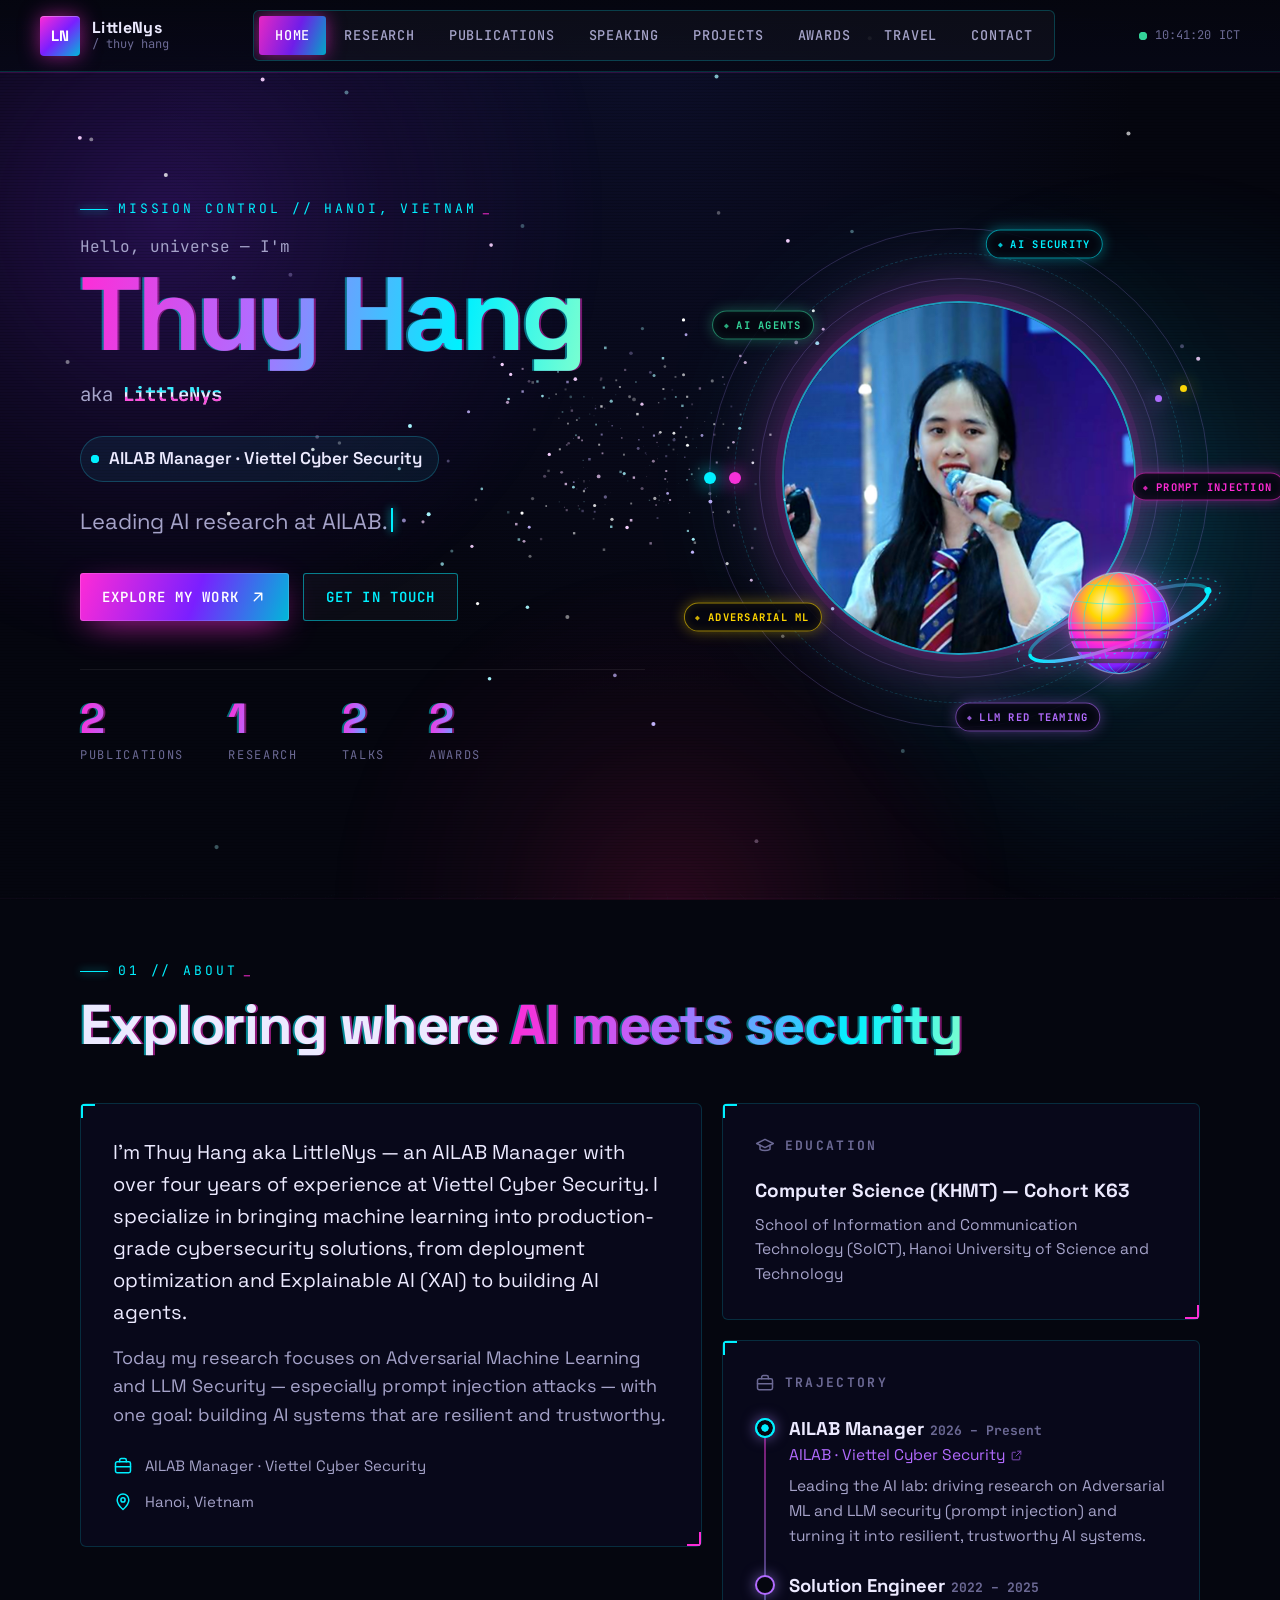
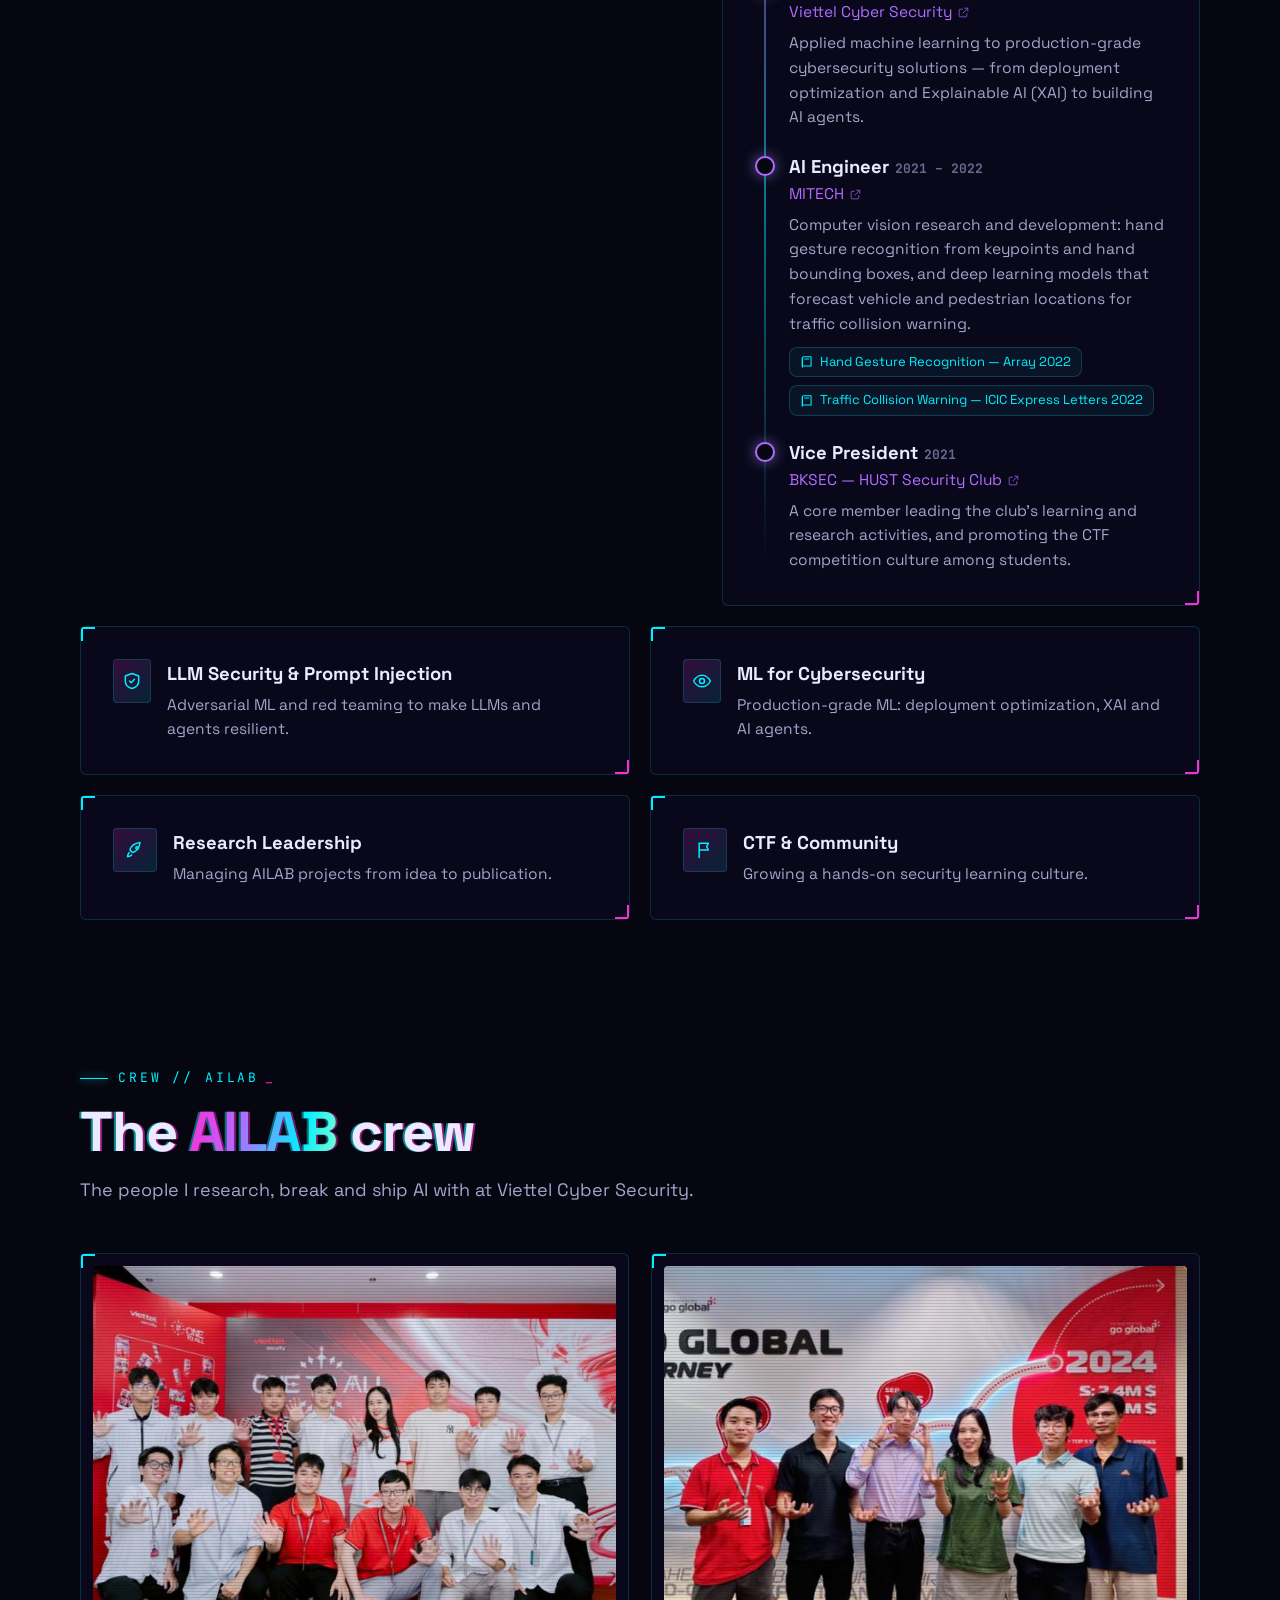
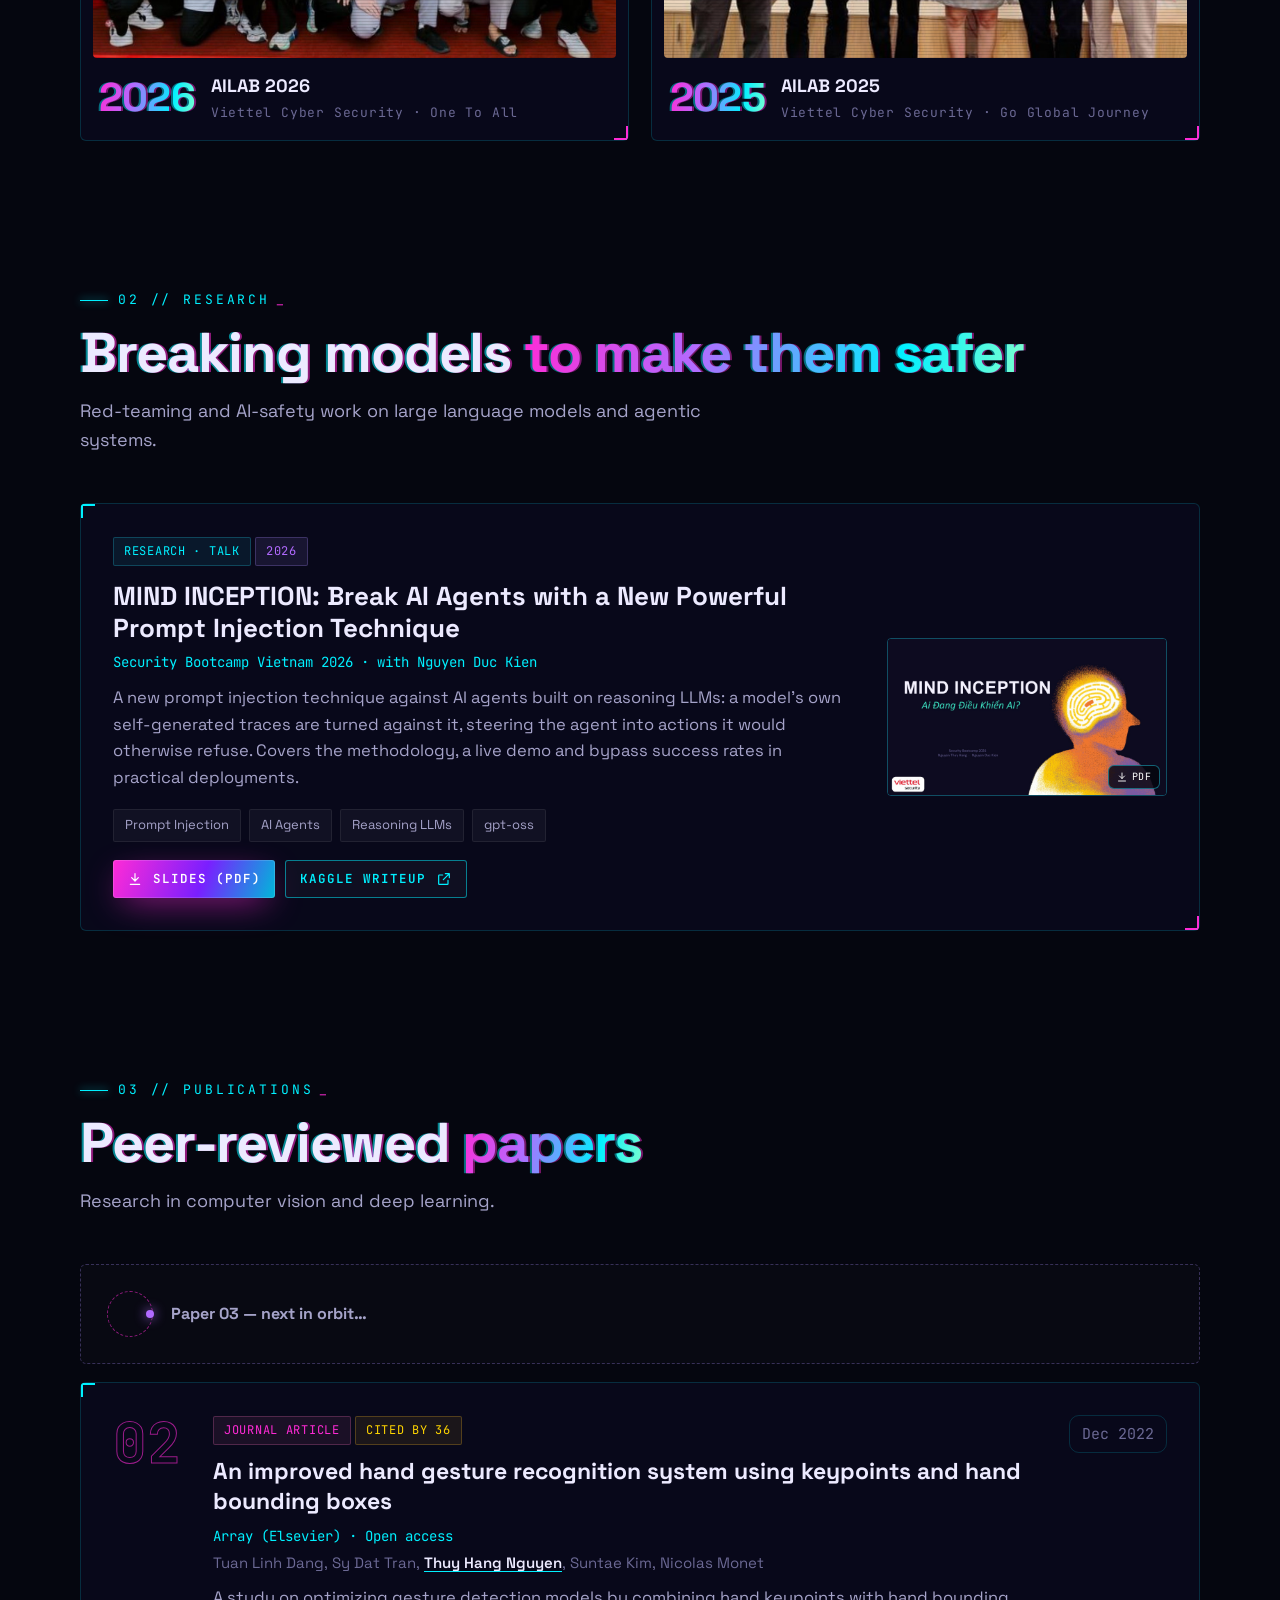
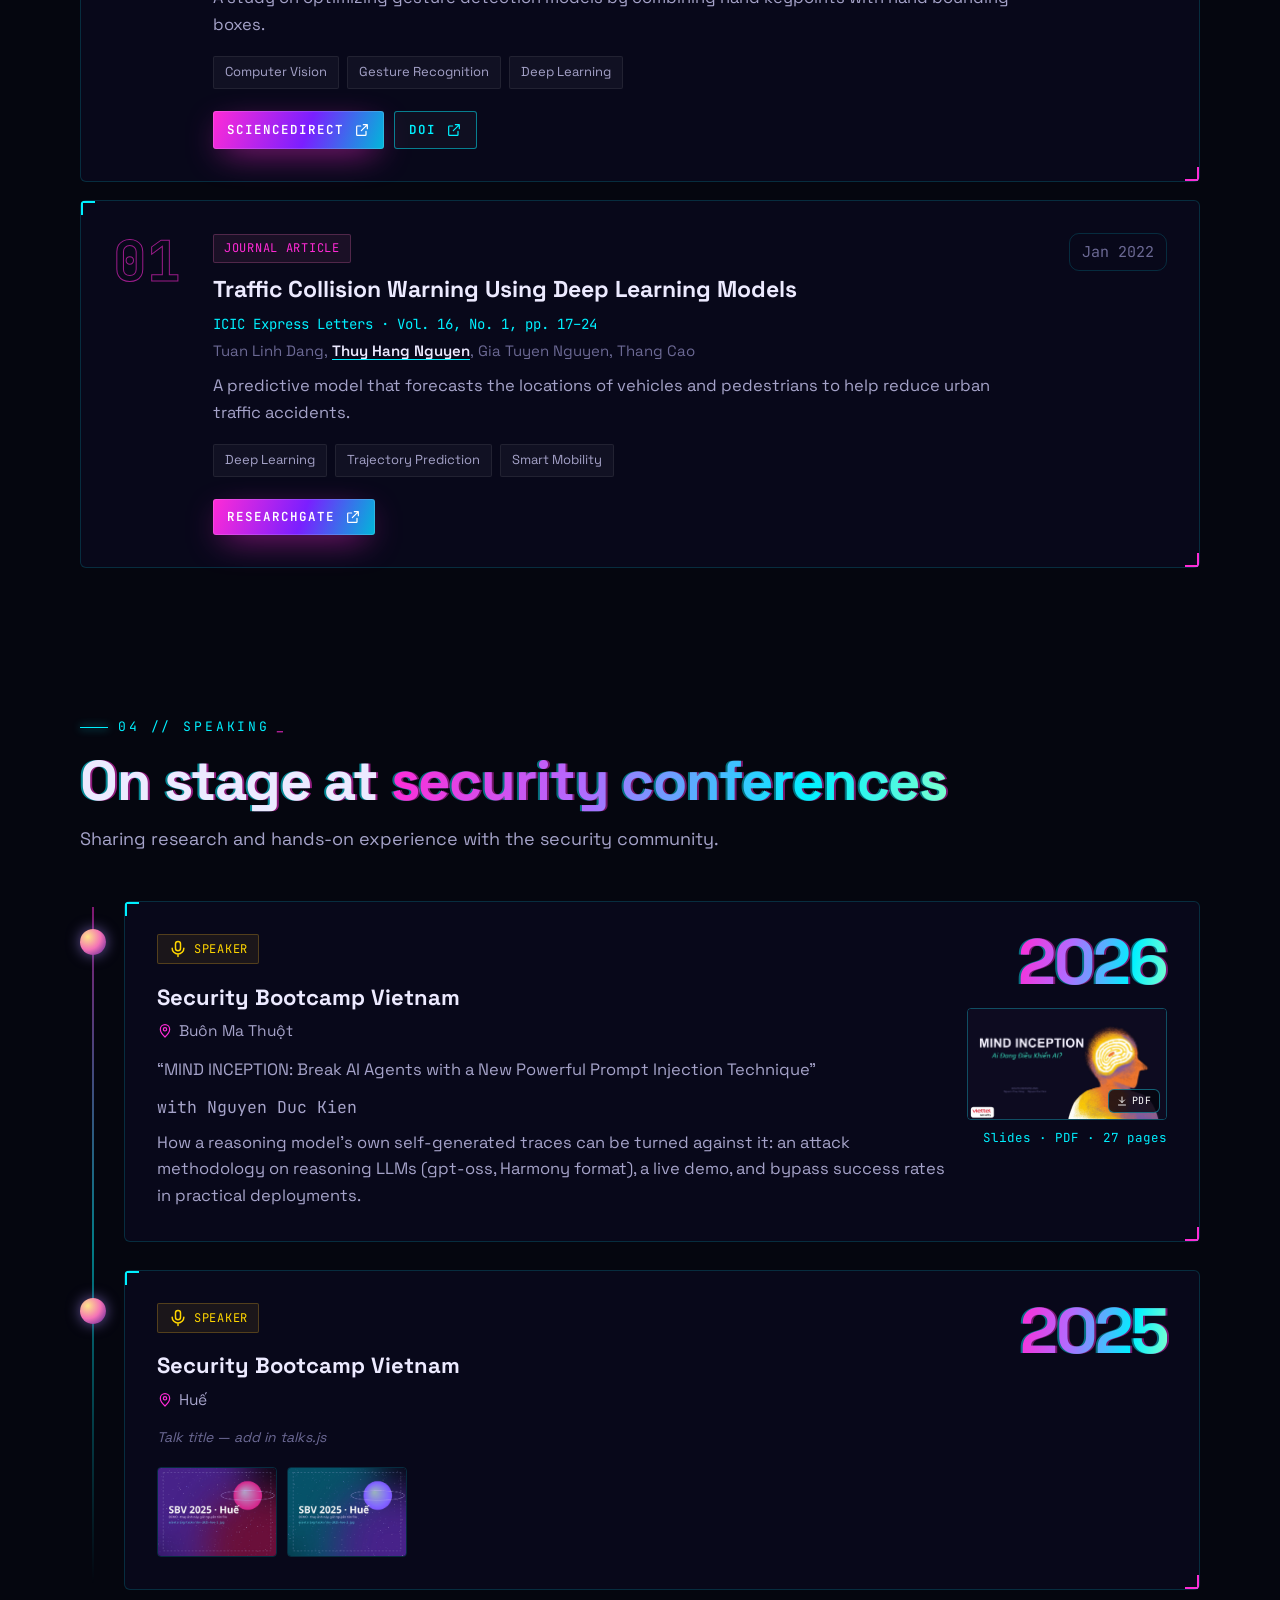
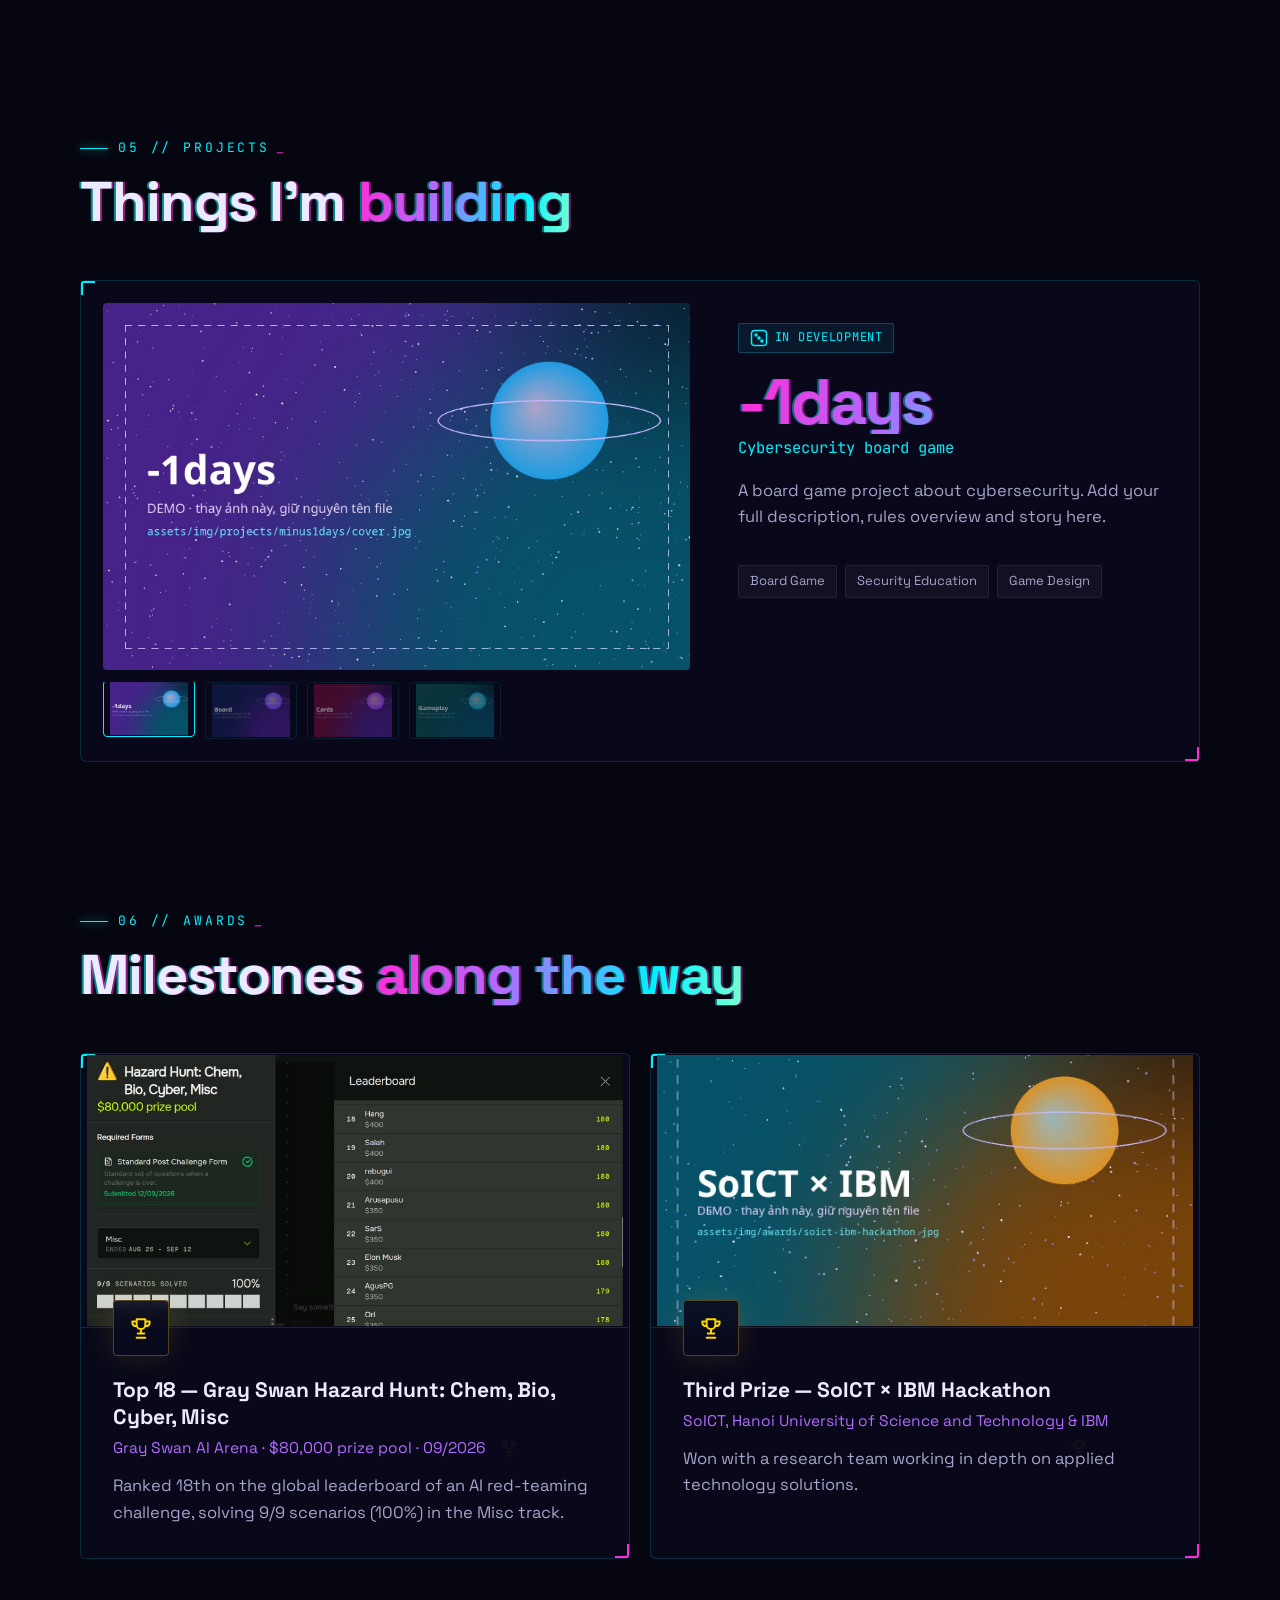
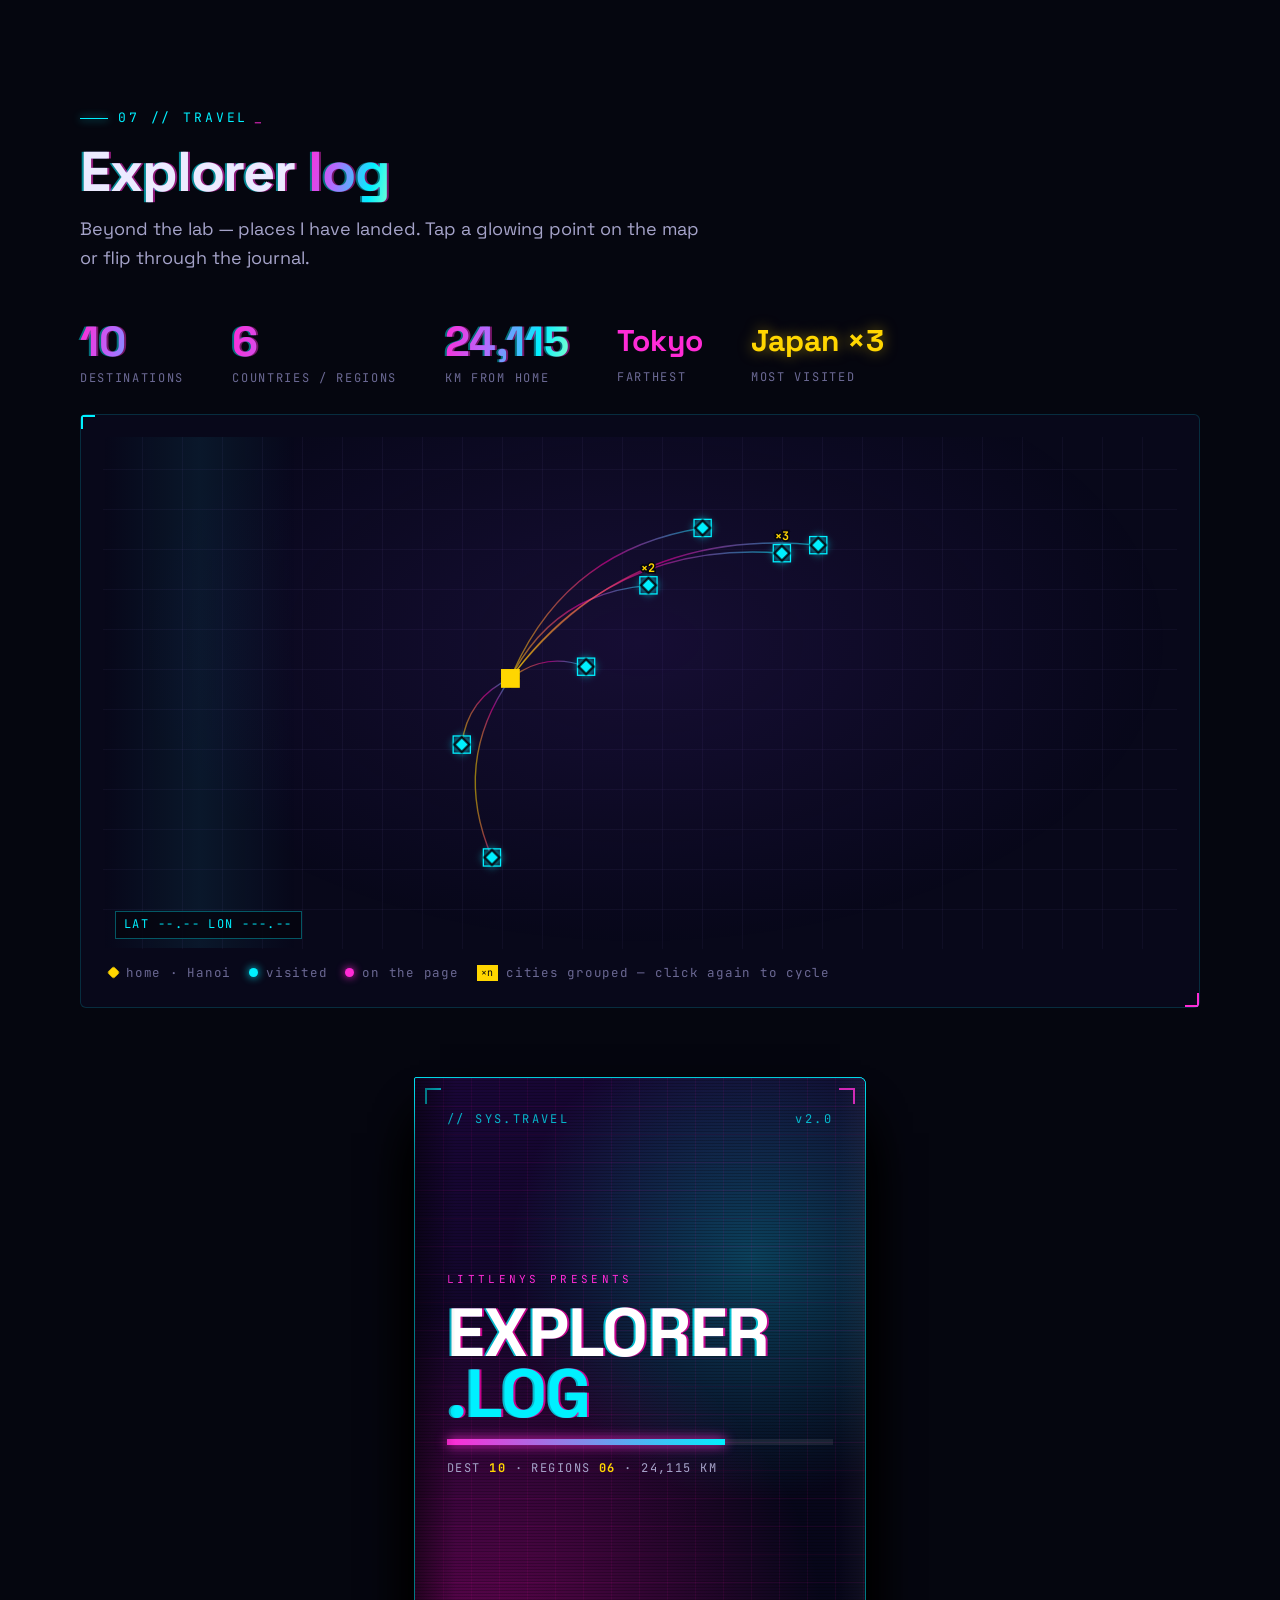
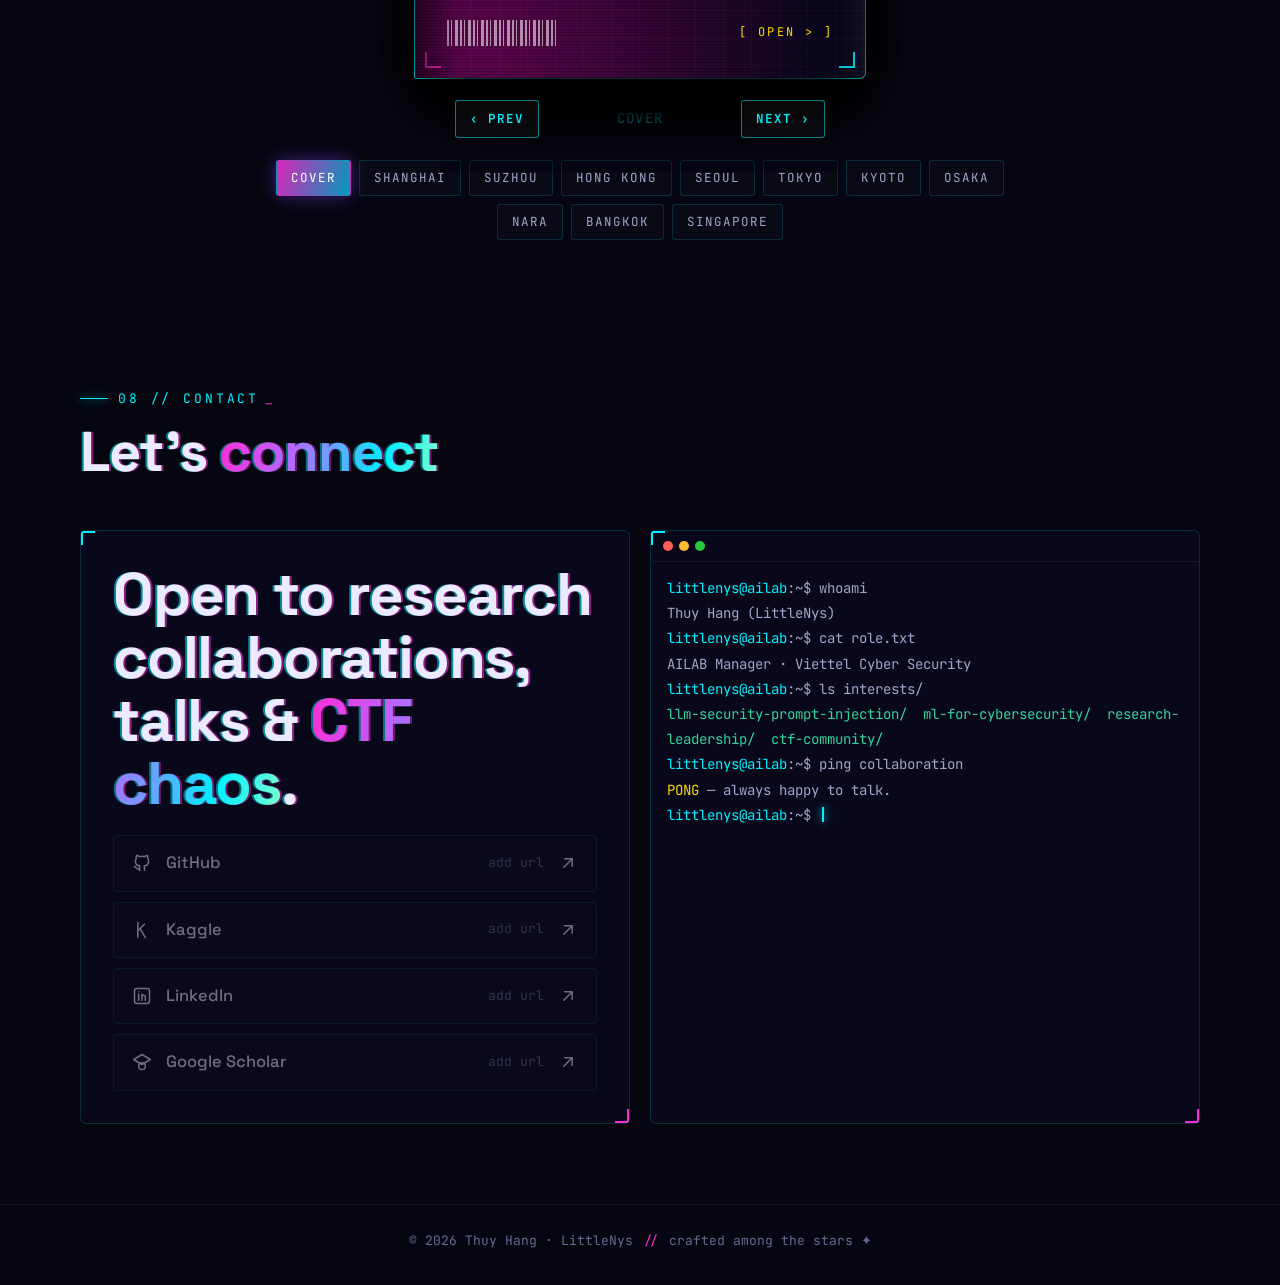
<file: index.html>
<!doctype html>
<html lang="en">
<head>
  <meta charset="utf-8" />
  <meta name="viewport" content="width=device-width, initial-scale=1" />
  <title>Thuy Hang · LittleNys</title>
  <meta name="description" content="Thuy Hang (LittleNys) — AILAB Manager. AI security, LLM red teaming, computer vision research and CTF." />
  <meta name="theme-color" content="#05060f" />
  <meta property="og:title" content="Thuy Hang · LittleNys" />
  <meta property="og:description" content="Thuy Hang (LittleNys) — AILAB Manager. AI security, LLM red teaming, computer vision research and CTF." />
  <meta property="og:type" content="website" />
  <link rel="icon" href="./assets/img/favicon.svg" type="image/svg+xml" />
  <link rel="preconnect" href="https://fonts.googleapis.com" />
  <link rel="preconnect" href="https://fonts.gstatic.com" crossorigin />
  <link href="https://fonts.googleapis.com/css2?family=Space+Grotesk:wght@300;400;500;600;700&family=JetBrains+Mono:wght@400;500;700&display=swap" rel="stylesheet" />
  <link rel="stylesheet" href="./assets/css/style.css" />
</head>
<body>
  <!-- Page content is rendered from assets/data/*.js — see README.md -->
  <noscript><p style="padding:40px;text-align:center">Please enable JavaScript to view this portfolio.</p></noscript>
  <script src="./assets/js/boot.js" data-page="home" data-root="./"></script>
</body>
</html>
</file>
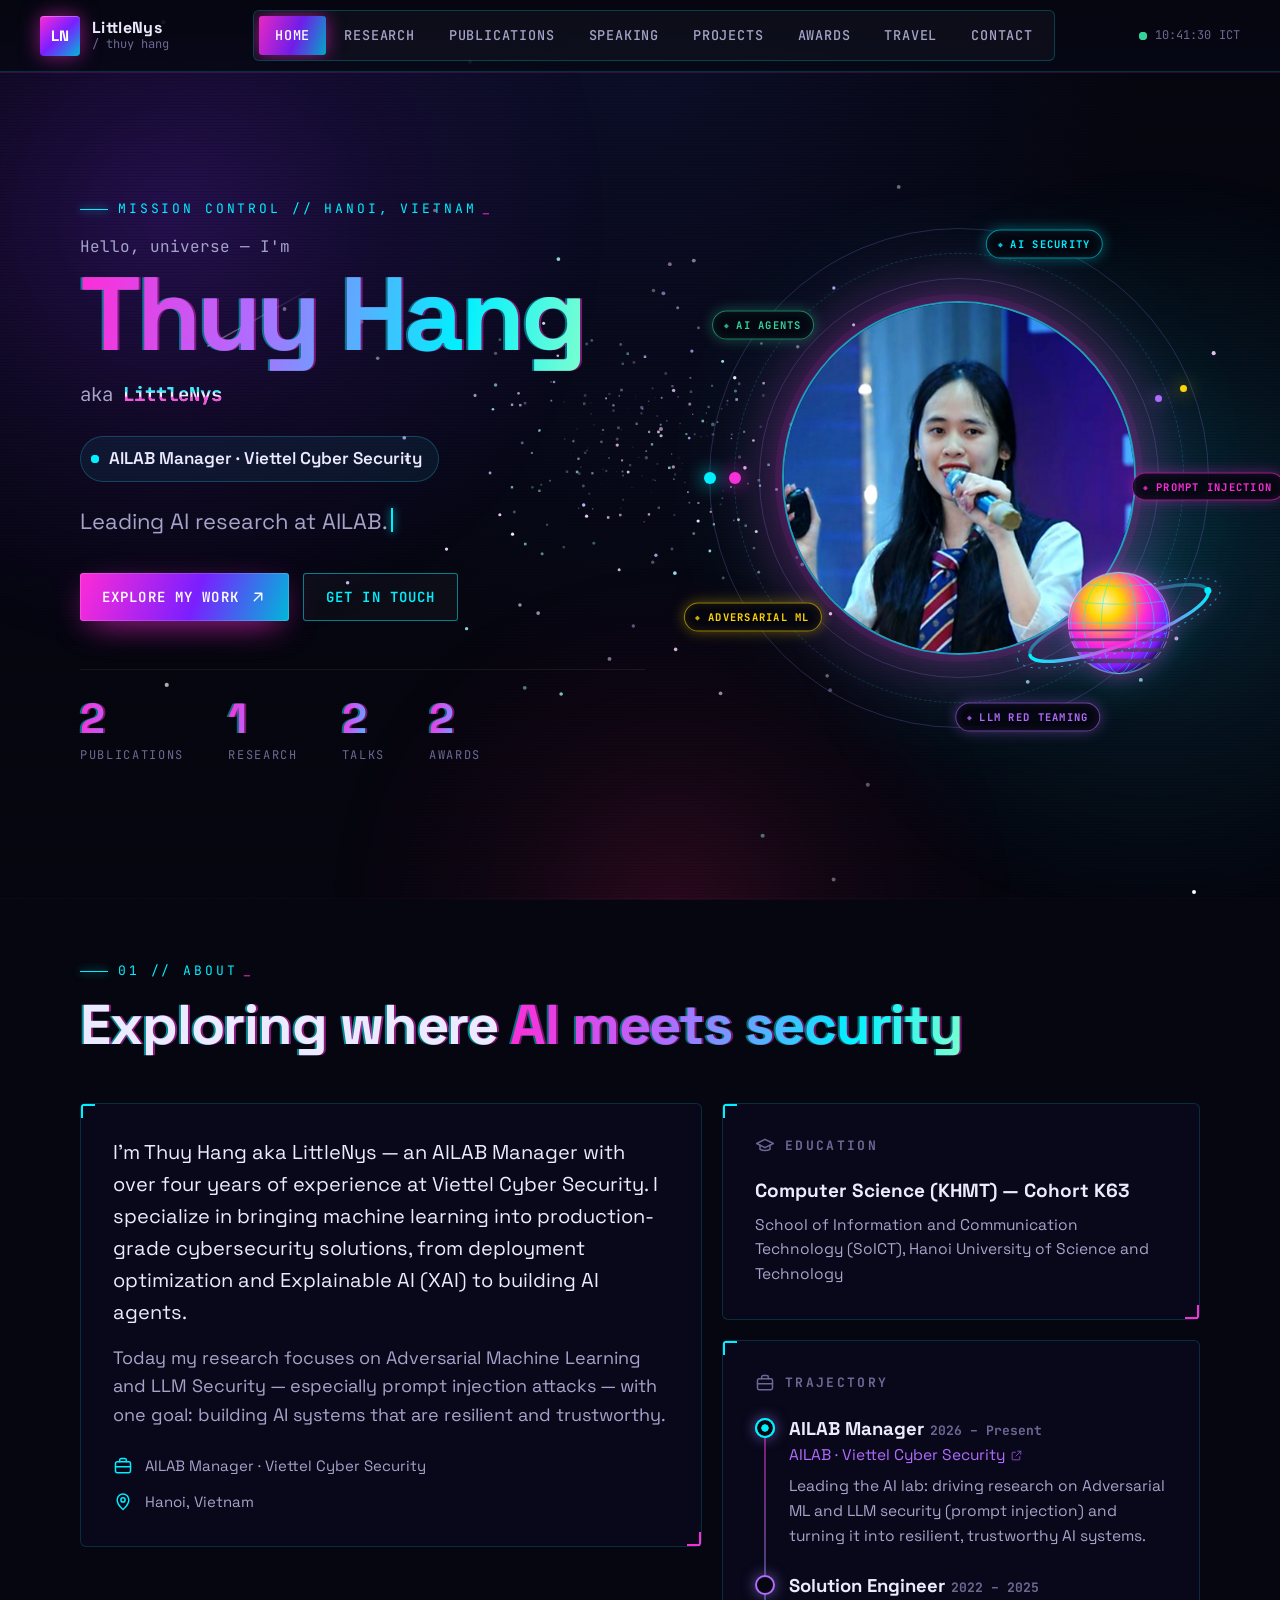
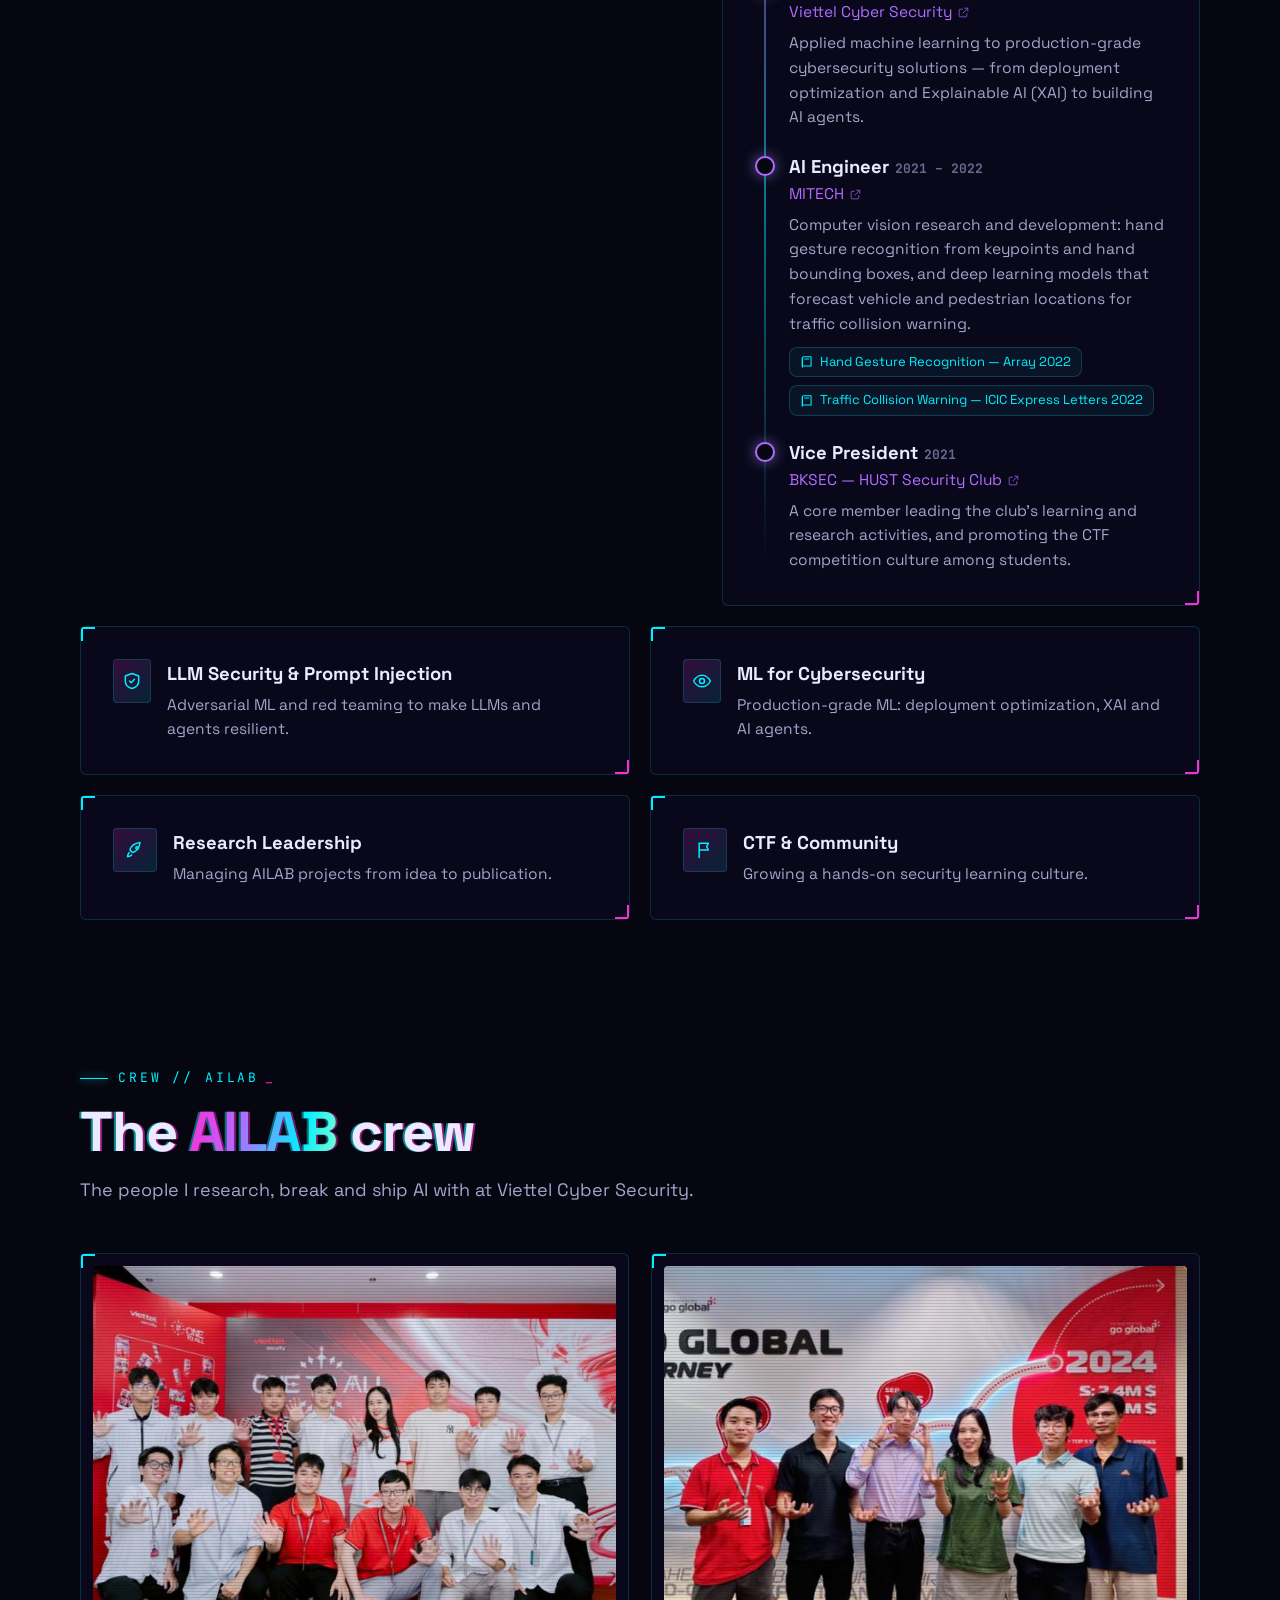
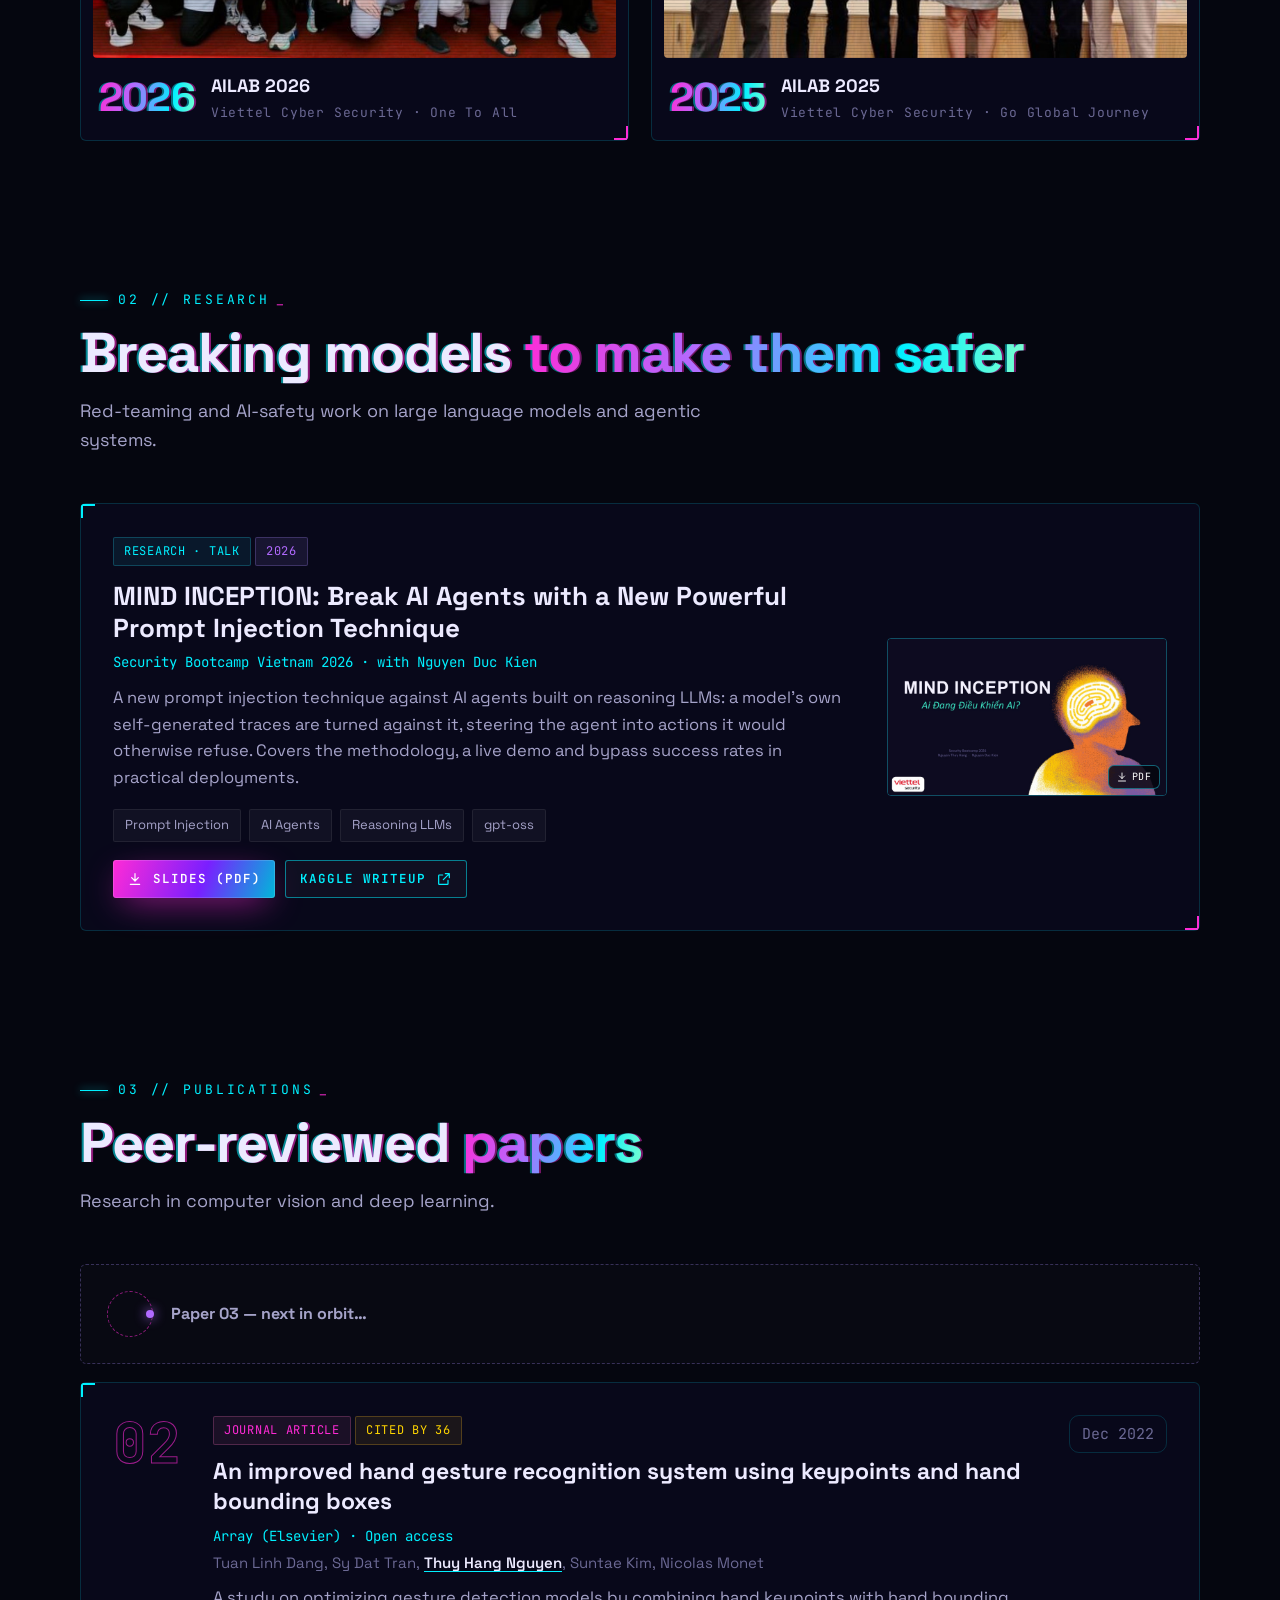
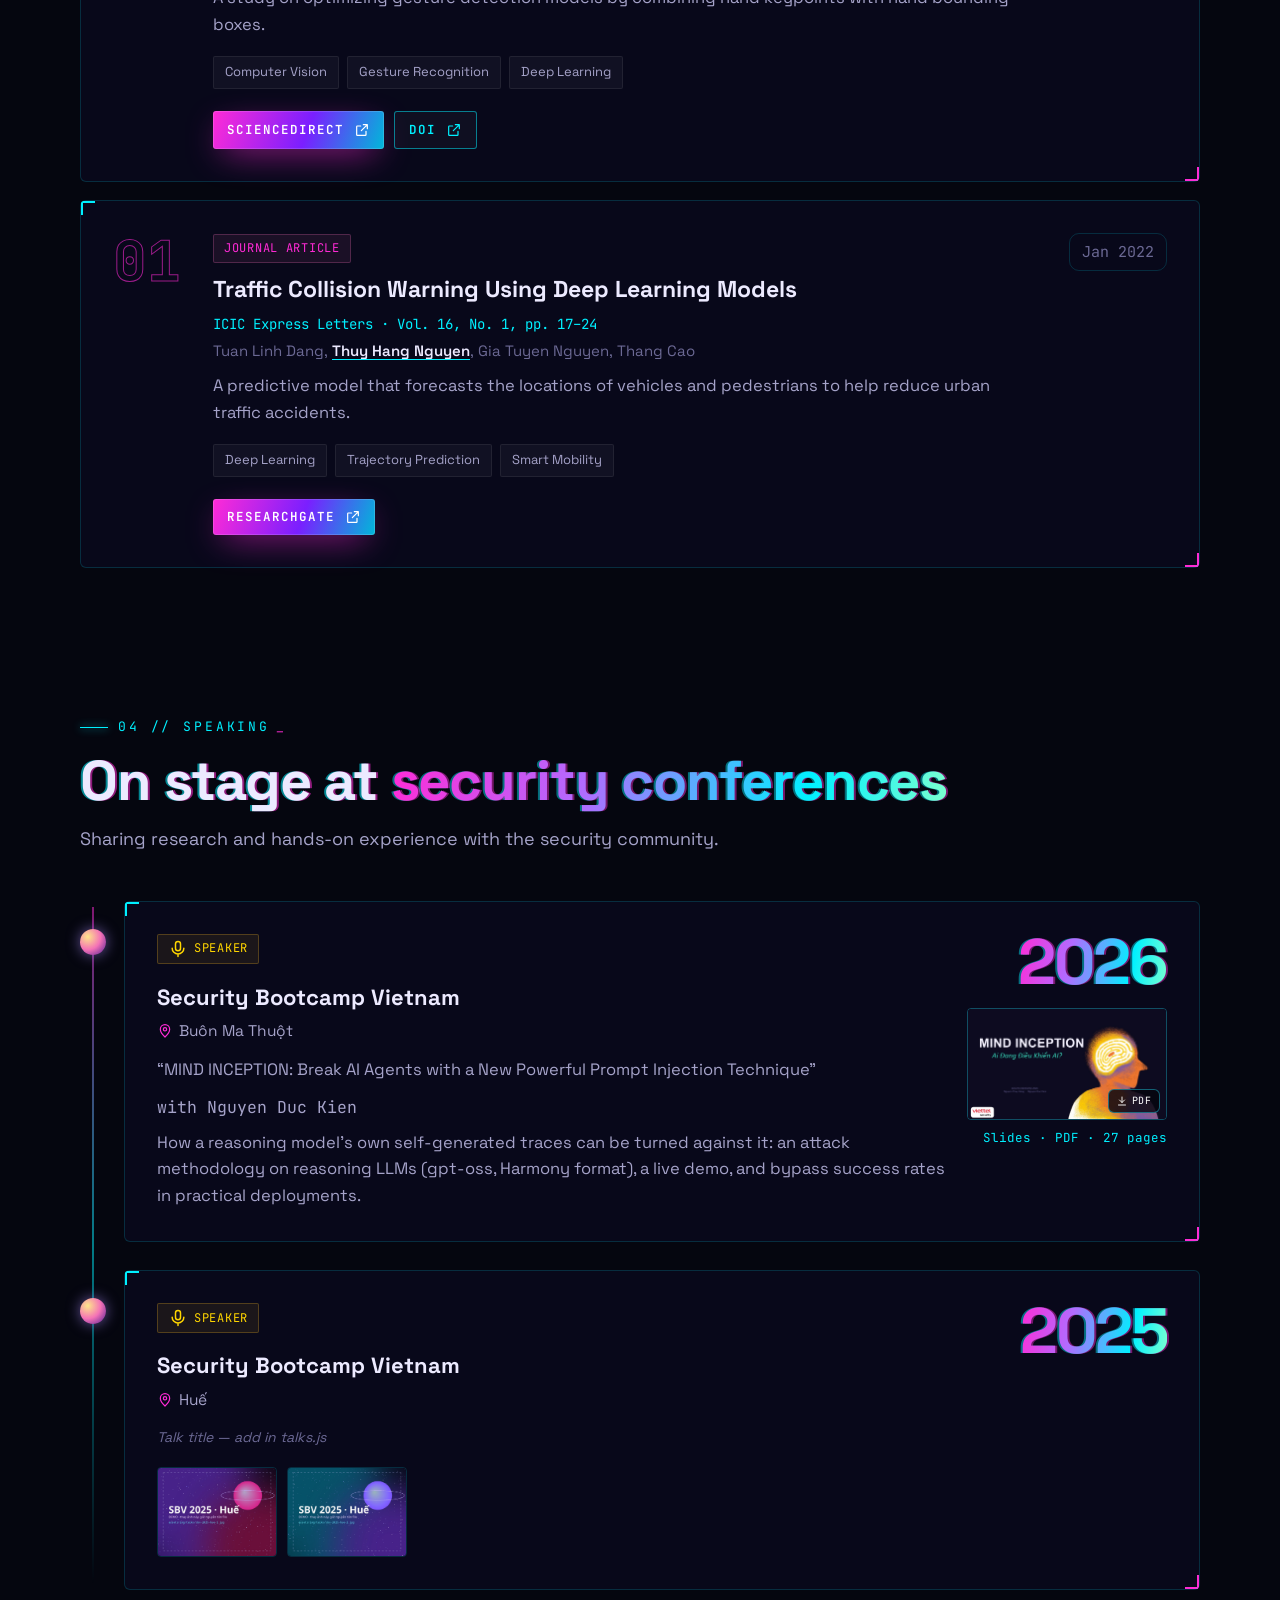
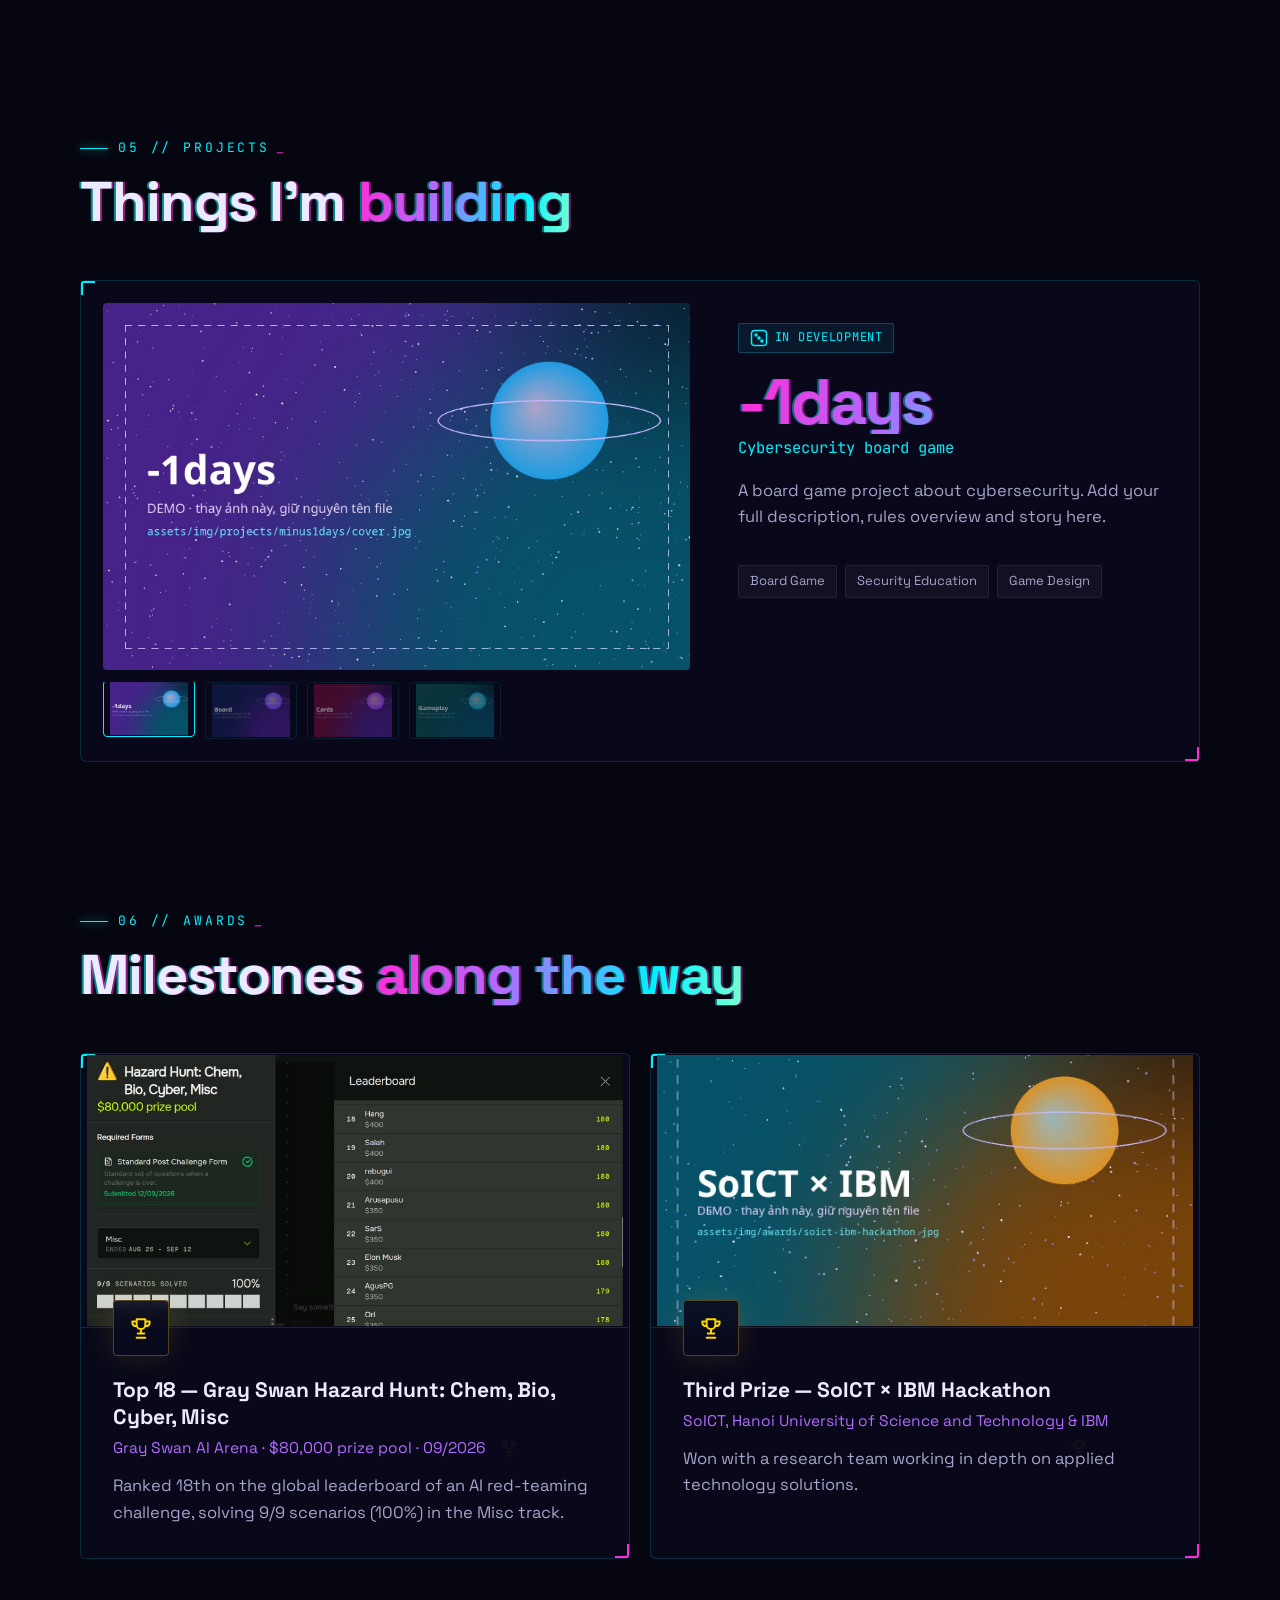
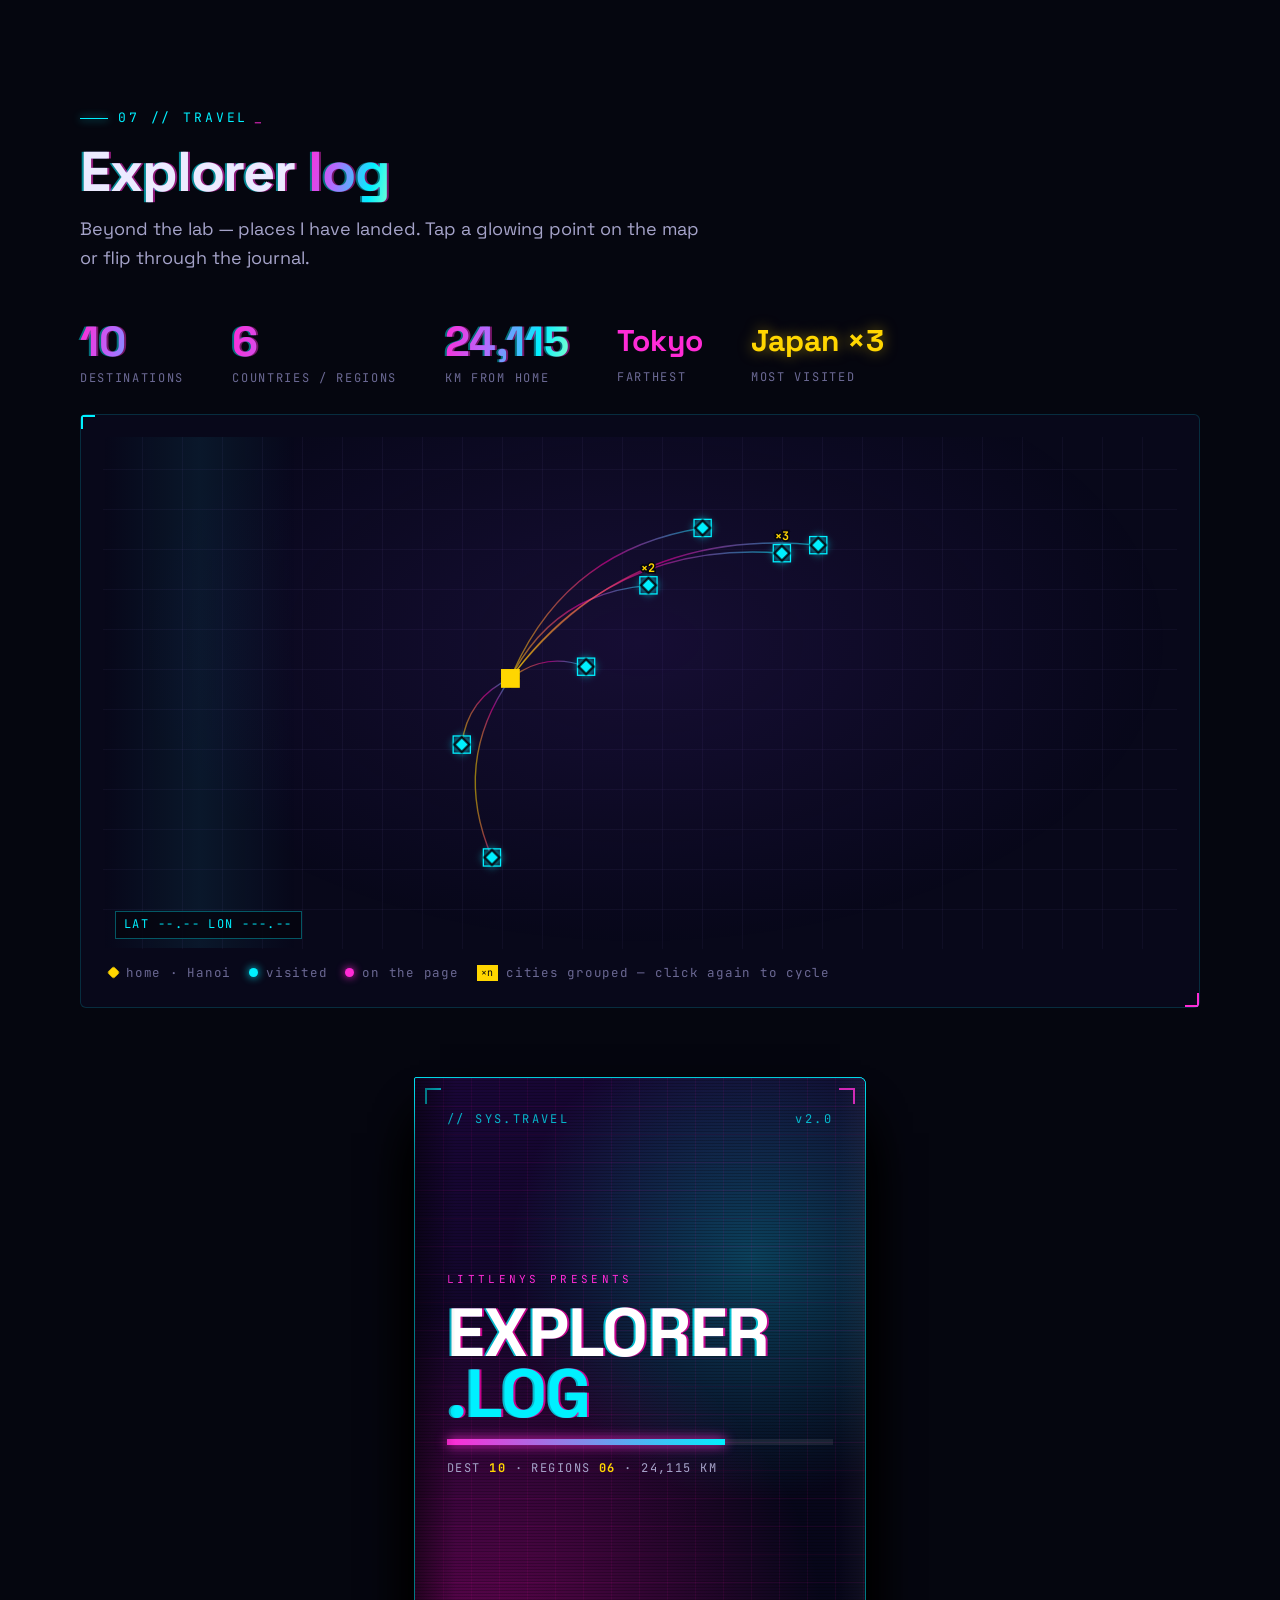
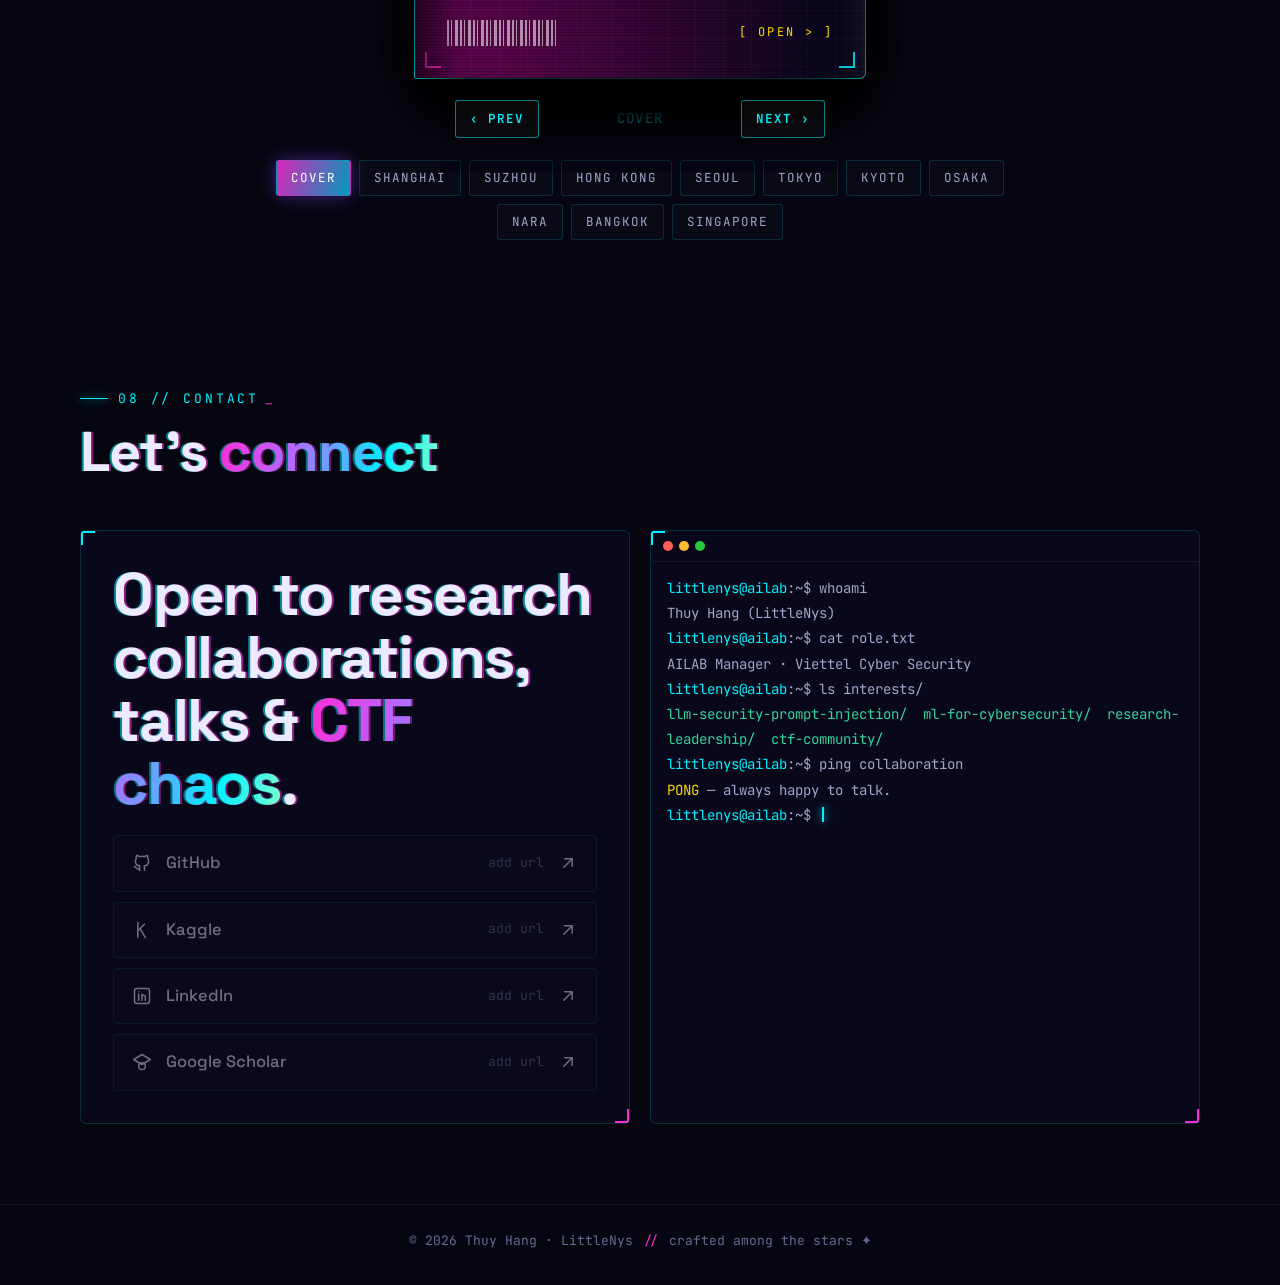
<file: about/index.html>
<!doctype html>
<html lang="en">
<head>
  <meta charset="utf-8" />
  <meta name="viewport" content="width=device-width, initial-scale=1" />
  <title>About · LittleNys</title>
  <meta name="description" content="About Thuy Hang (LittleNys): education at SoICT HUST, AILAB Manager, BKSEC." />
  <meta name="theme-color" content="#05060f" />
  <meta property="og:title" content="About · LittleNys" />
  <meta property="og:description" content="About Thuy Hang (LittleNys): education at SoICT HUST, AILAB Manager, BKSEC." />
  <meta property="og:type" content="website" />
  <link rel="icon" href="../assets/img/favicon.svg" type="image/svg+xml" />
  <link rel="preconnect" href="https://fonts.googleapis.com" />
  <link rel="preconnect" href="https://fonts.gstatic.com" crossorigin />
  <link href="https://fonts.googleapis.com/css2?family=Space+Grotesk:wght@300;400;500;600;700&family=JetBrains+Mono:wght@400;500;700&display=swap" rel="stylesheet" />
  <link rel="stylesheet" href="../assets/css/style.css" />
</head>
<body>
  <!-- Page content is rendered from assets/data/*.js — see README.md -->
  <noscript><p style="padding:40px;text-align:center">Please enable JavaScript to view this portfolio.</p></noscript>
  <script src="../assets/js/boot.js" data-page="about" data-root="../"></script>
</body>
</html>
</file>
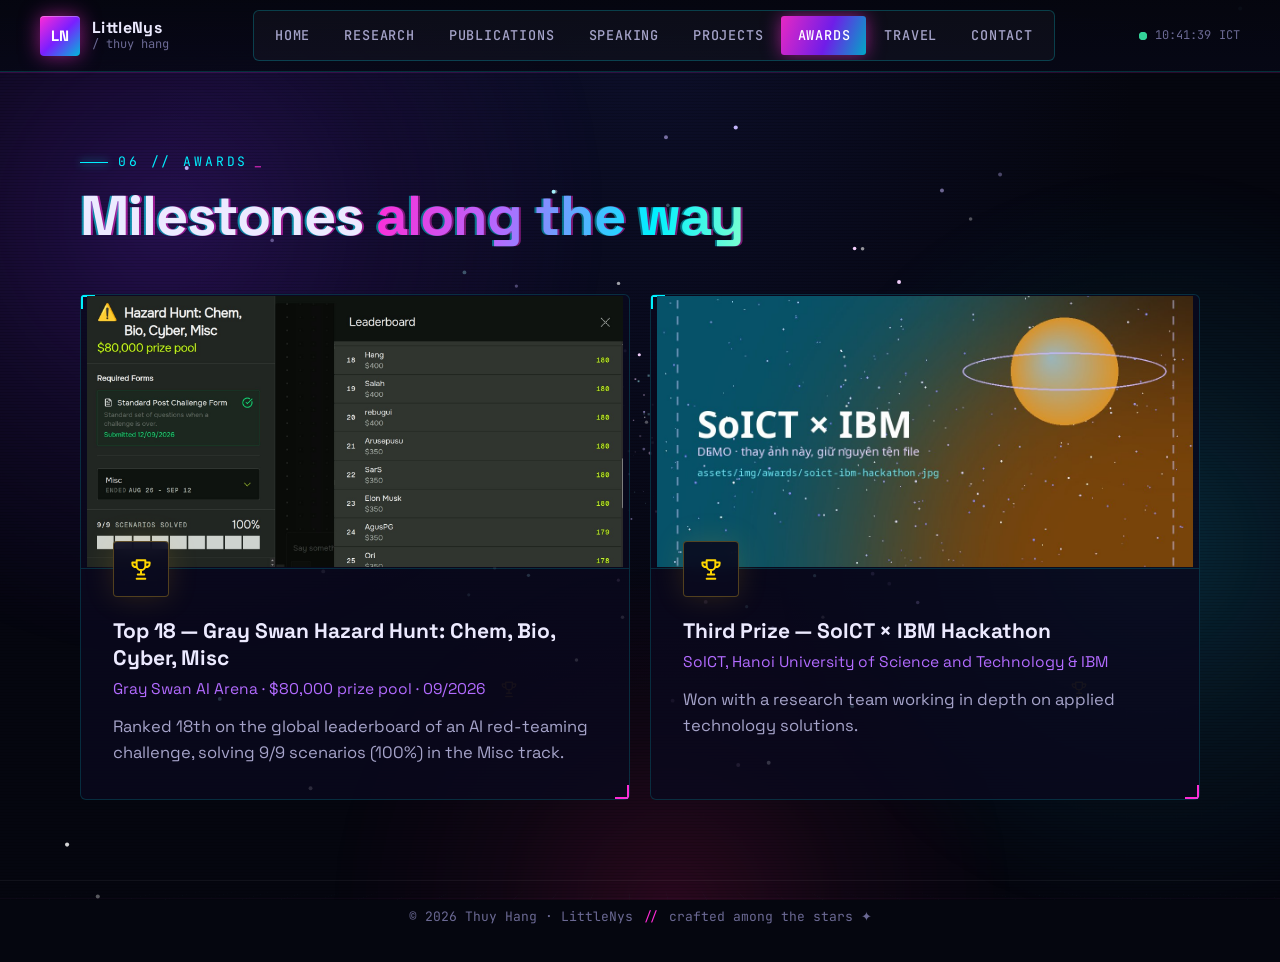
<file: awards/index.html>
<!doctype html>
<html lang="en">
<head>
  <meta charset="utf-8" />
  <meta name="viewport" content="width=device-width, initial-scale=1" />
  <title>Awards · LittleNys</title>
  <meta name="description" content="Awards: SoICT × IBM Hackathon." />
  <meta name="theme-color" content="#05060f" />
  <meta property="og:title" content="Awards · LittleNys" />
  <meta property="og:description" content="Awards: SoICT × IBM Hackathon." />
  <meta property="og:type" content="website" />
  <link rel="icon" href="../assets/img/favicon.svg" type="image/svg+xml" />
  <link rel="preconnect" href="https://fonts.googleapis.com" />
  <link rel="preconnect" href="https://fonts.gstatic.com" crossorigin />
  <link href="https://fonts.googleapis.com/css2?family=Space+Grotesk:wght@300;400;500;600;700&family=JetBrains+Mono:wght@400;500;700&display=swap" rel="stylesheet" />
  <link rel="stylesheet" href="../assets/css/style.css" />
</head>
<body>
  <!-- Page content is rendered from assets/data/*.js — see README.md -->
  <noscript><p style="padding:40px;text-align:center">Please enable JavaScript to view this portfolio.</p></noscript>
  <script src="../assets/js/boot.js" data-page="awards" data-root="../"></script>
</body>
</html>
</file>
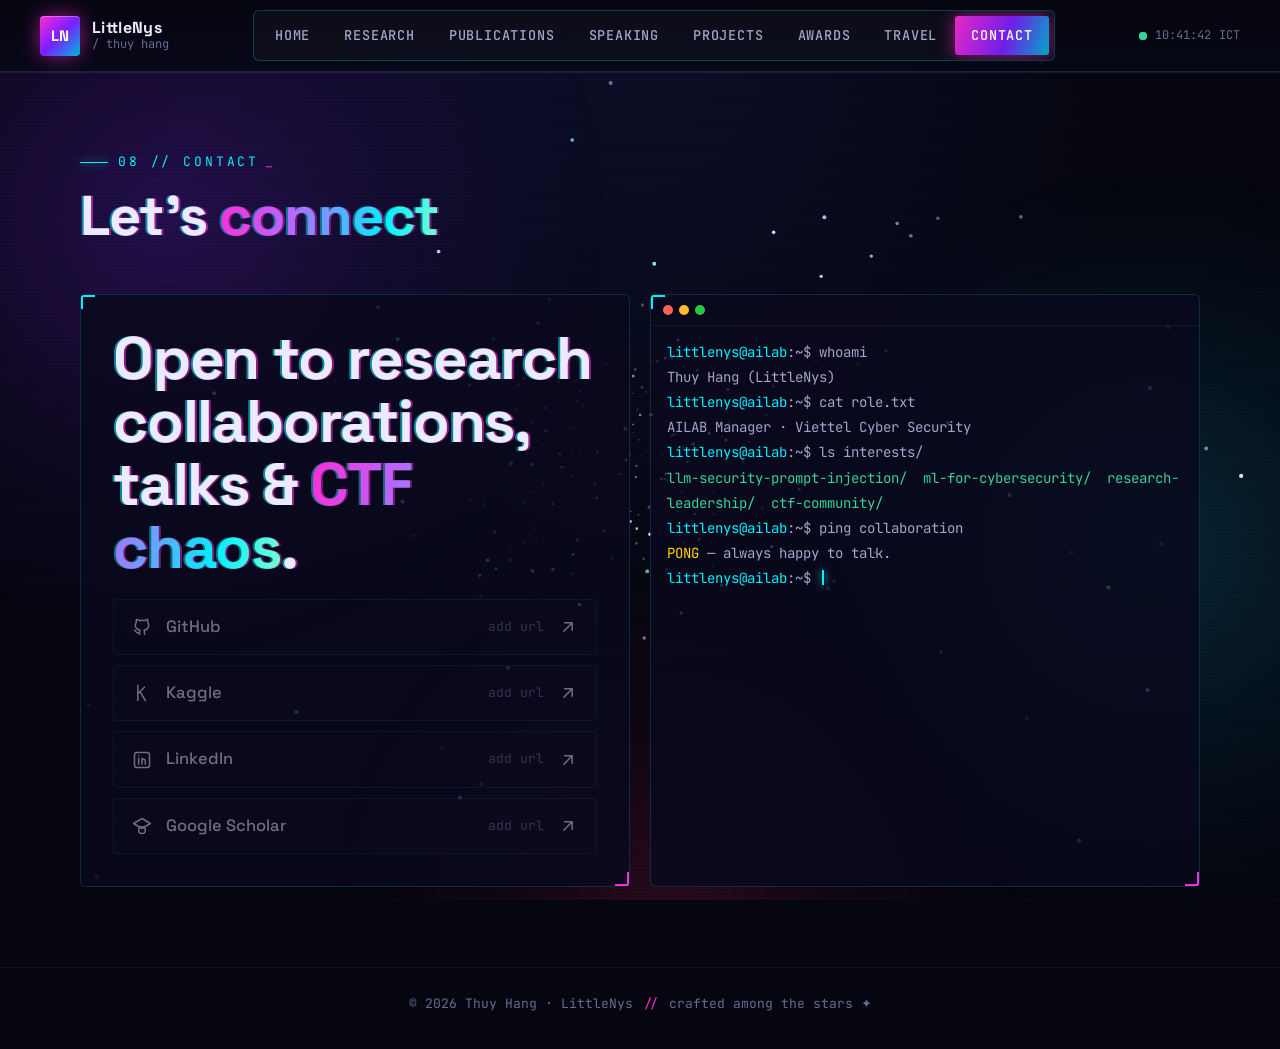
<file: contact/index.html>
<!doctype html>
<html lang="en">
<head>
  <meta charset="utf-8" />
  <meta name="viewport" content="width=device-width, initial-scale=1" />
  <title>Contact · LittleNys</title>
  <meta name="description" content="Get in touch with Thuy Hang (LittleNys)." />
  <meta name="theme-color" content="#05060f" />
  <meta property="og:title" content="Contact · LittleNys" />
  <meta property="og:description" content="Get in touch with Thuy Hang (LittleNys)." />
  <meta property="og:type" content="website" />
  <link rel="icon" href="../assets/img/favicon.svg" type="image/svg+xml" />
  <link rel="preconnect" href="https://fonts.googleapis.com" />
  <link rel="preconnect" href="https://fonts.gstatic.com" crossorigin />
  <link href="https://fonts.googleapis.com/css2?family=Space+Grotesk:wght@300;400;500;600;700&family=JetBrains+Mono:wght@400;500;700&display=swap" rel="stylesheet" />
  <link rel="stylesheet" href="../assets/css/style.css" />
</head>
<body>
  <!-- Page content is rendered from assets/data/*.js — see README.md -->
  <noscript><p style="padding:40px;text-align:center">Please enable JavaScript to view this portfolio.</p></noscript>
  <script src="../assets/js/boot.js" data-page="contact" data-root="../"></script>
</body>
</html>
</file>
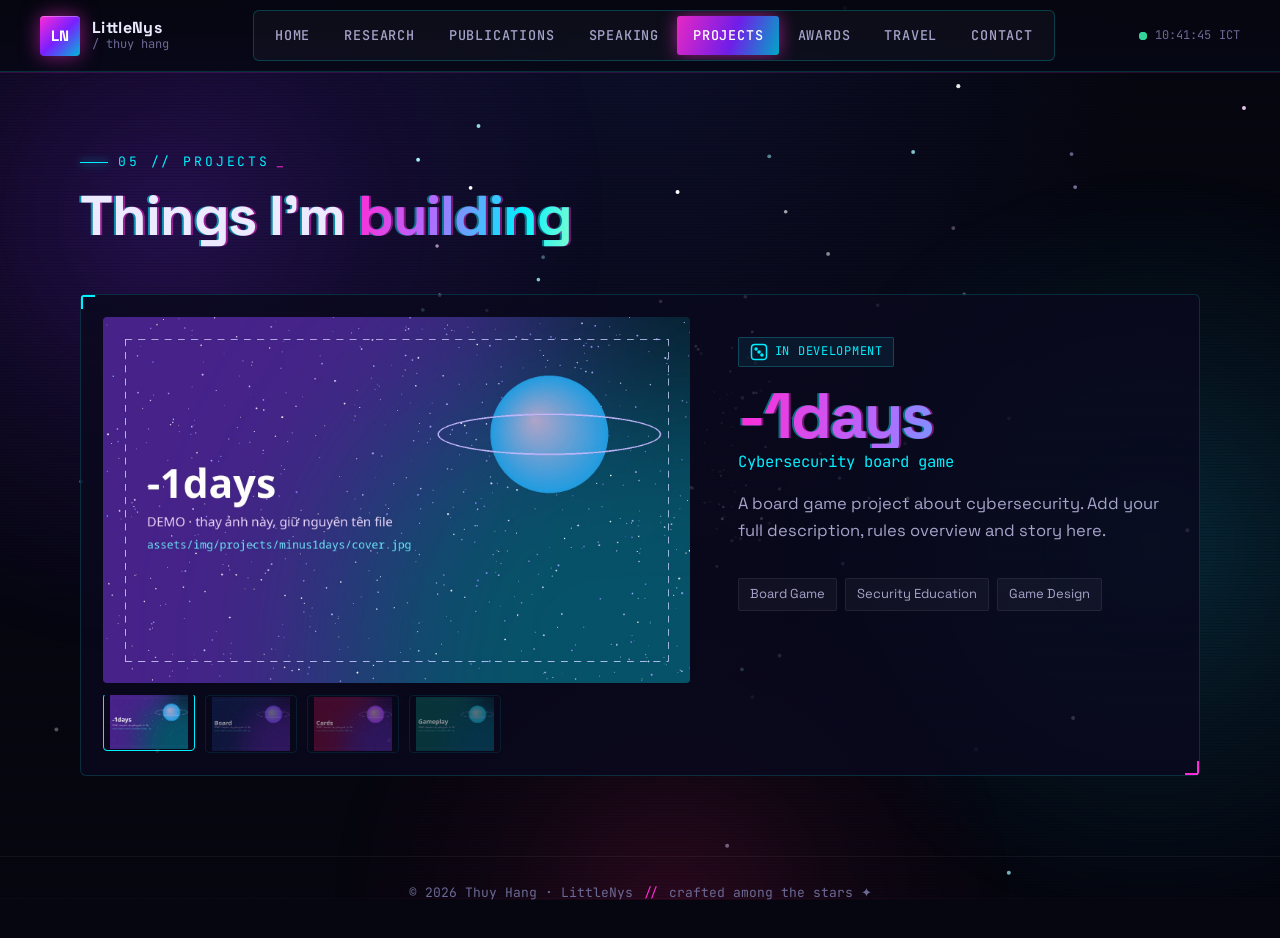
<file: projects/index.html>
<!doctype html>
<html lang="en">
<head>
  <meta charset="utf-8" />
  <meta name="viewport" content="width=device-width, initial-scale=1" />
  <title>Projects · LittleNys</title>
  <meta name="description" content="Projects by LittleNys, including the -1days cybersecurity board game." />
  <meta name="theme-color" content="#05060f" />
  <meta property="og:title" content="Projects · LittleNys" />
  <meta property="og:description" content="Projects by LittleNys, including the -1days cybersecurity board game." />
  <meta property="og:type" content="website" />
  <link rel="icon" href="../assets/img/favicon.svg" type="image/svg+xml" />
  <link rel="preconnect" href="https://fonts.googleapis.com" />
  <link rel="preconnect" href="https://fonts.gstatic.com" crossorigin />
  <link href="https://fonts.googleapis.com/css2?family=Space+Grotesk:wght@300;400;500;600;700&family=JetBrains+Mono:wght@400;500;700&display=swap" rel="stylesheet" />
  <link rel="stylesheet" href="../assets/css/style.css" />
</head>
<body>
  <!-- Page content is rendered from assets/data/*.js — see README.md -->
  <noscript><p style="padding:40px;text-align:center">Please enable JavaScript to view this portfolio.</p></noscript>
  <script src="../assets/js/boot.js" data-page="projects" data-root="../"></script>
</body>
</html>
</file>
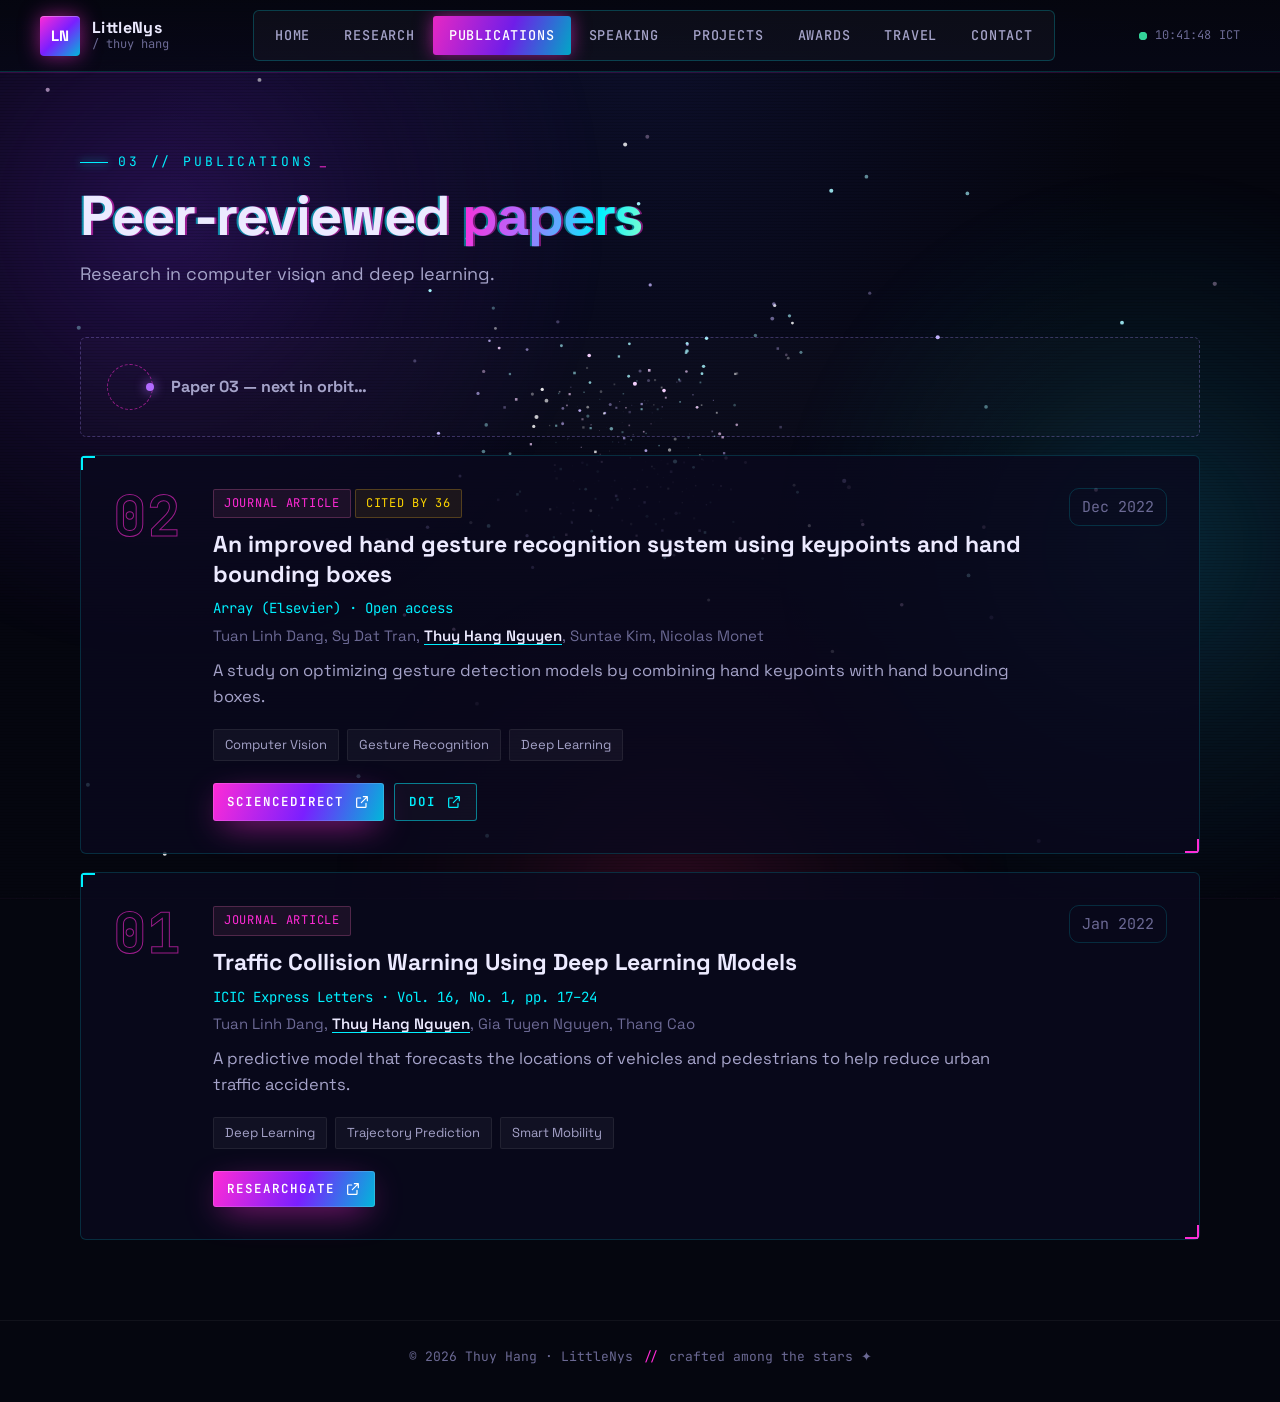
<file: publications/index.html>
<!doctype html>
<html lang="en">
<head>
  <meta charset="utf-8" />
  <meta name="viewport" content="width=device-width, initial-scale=1" />
  <title>Publications · LittleNys</title>
  <meta name="description" content="Peer-reviewed papers on computer vision and deep learning." />
  <meta name="theme-color" content="#05060f" />
  <meta property="og:title" content="Publications · LittleNys" />
  <meta property="og:description" content="Peer-reviewed papers on computer vision and deep learning." />
  <meta property="og:type" content="website" />
  <link rel="icon" href="../assets/img/favicon.svg" type="image/svg+xml" />
  <link rel="preconnect" href="https://fonts.googleapis.com" />
  <link rel="preconnect" href="https://fonts.gstatic.com" crossorigin />
  <link href="https://fonts.googleapis.com/css2?family=Space+Grotesk:wght@300;400;500;600;700&family=JetBrains+Mono:wght@400;500;700&display=swap" rel="stylesheet" />
  <link rel="stylesheet" href="../assets/css/style.css" />
</head>
<body>
  <!-- Page content is rendered from assets/data/*.js — see README.md -->
  <noscript><p style="padding:40px;text-align:center">Please enable JavaScript to view this portfolio.</p></noscript>
  <script src="../assets/js/boot.js" data-page="publications" data-root="../"></script>
</body>
</html>
</file>
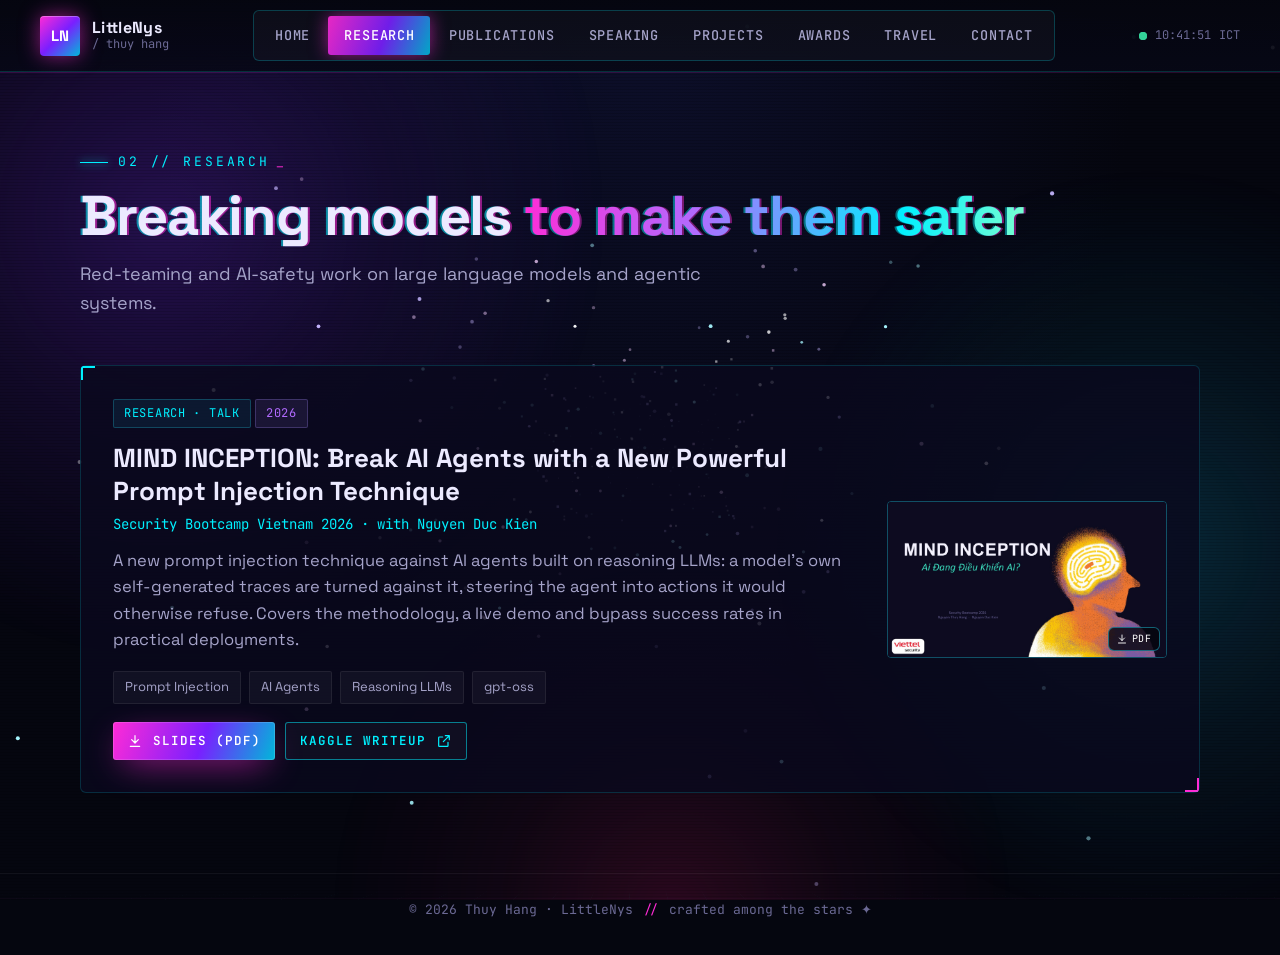
<file: research/index.html>
<!doctype html>
<html lang="en">
<head>
  <meta charset="utf-8" />
  <meta name="viewport" content="width=device-width, initial-scale=1" />
  <title>Research · LittleNys</title>
  <meta name="description" content="LLM red-teaming and AI safety research by LittleNys." />
  <meta name="theme-color" content="#05060f" />
  <meta property="og:title" content="Research · LittleNys" />
  <meta property="og:description" content="LLM red-teaming and AI safety research by LittleNys." />
  <meta property="og:type" content="website" />
  <link rel="icon" href="../assets/img/favicon.svg" type="image/svg+xml" />
  <link rel="preconnect" href="https://fonts.googleapis.com" />
  <link rel="preconnect" href="https://fonts.gstatic.com" crossorigin />
  <link href="https://fonts.googleapis.com/css2?family=Space+Grotesk:wght@300;400;500;600;700&family=JetBrains+Mono:wght@400;500;700&display=swap" rel="stylesheet" />
  <link rel="stylesheet" href="../assets/css/style.css" />
</head>
<body>
  <!-- Page content is rendered from assets/data/*.js — see README.md -->
  <noscript><p style="padding:40px;text-align:center">Please enable JavaScript to view this portfolio.</p></noscript>
  <script src="../assets/js/boot.js" data-page="research" data-root="../"></script>
</body>
</html>
</file>
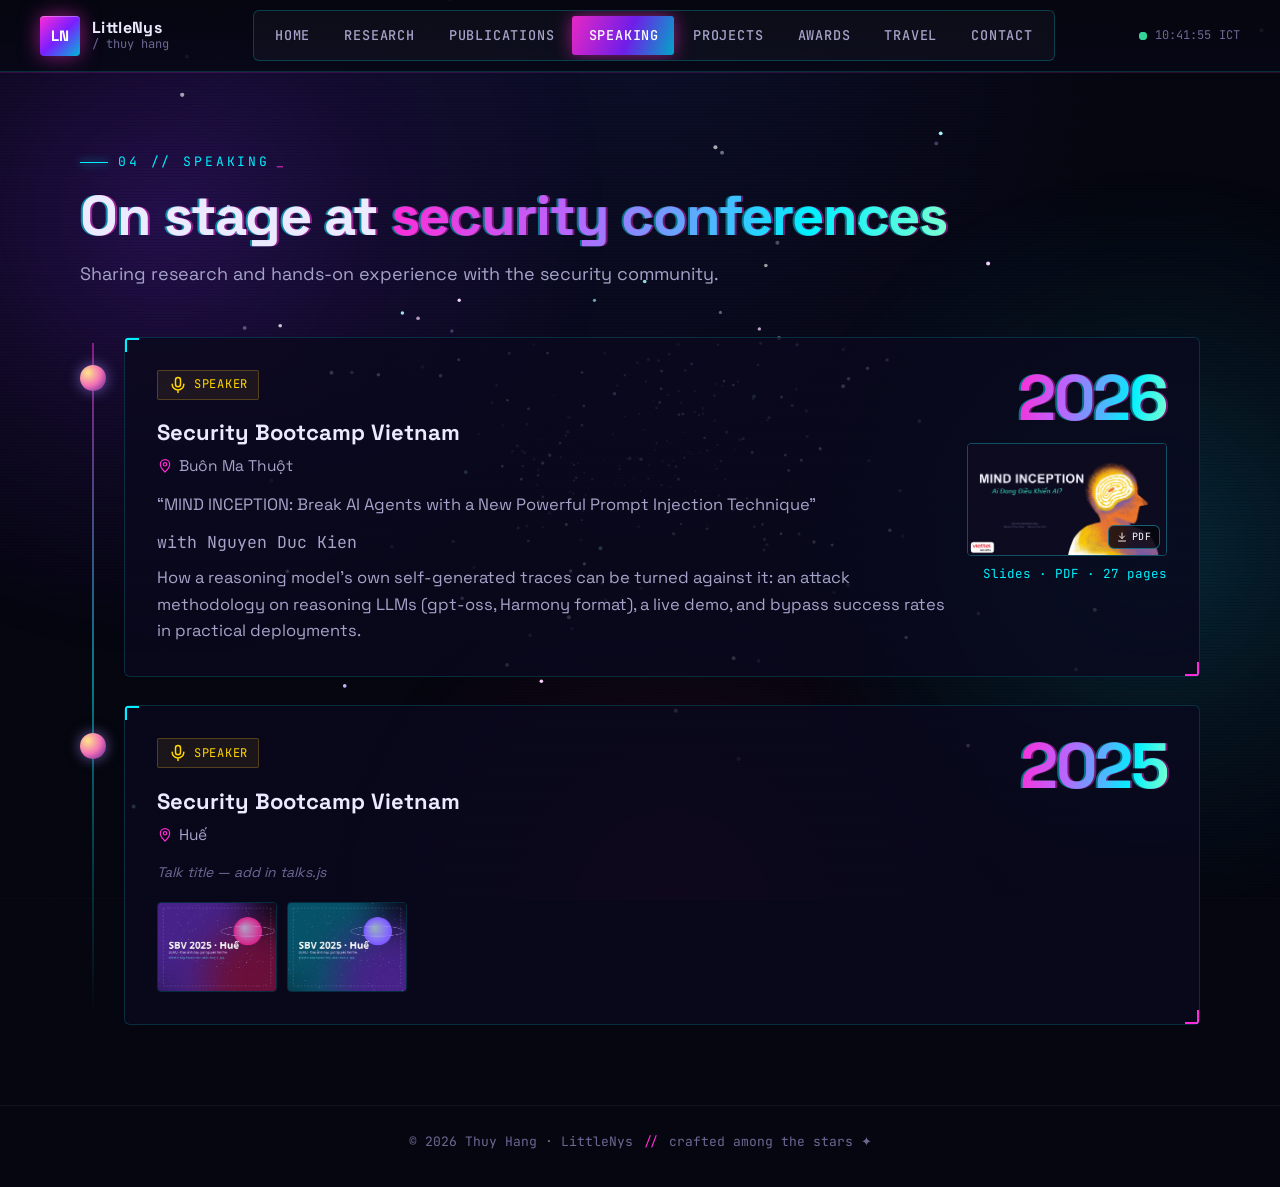
<file: speaking/index.html>
<!doctype html>
<html lang="en">
<head>
  <meta charset="utf-8" />
  <meta name="viewport" content="width=device-width, initial-scale=1" />
  <title>Speaking · LittleNys</title>
  <meta name="description" content="Talks at Security Bootcamp Vietnam 2025 (Huế) and 2026 (Buôn Ma Thuột)." />
  <meta name="theme-color" content="#05060f" />
  <meta property="og:title" content="Speaking · LittleNys" />
  <meta property="og:description" content="Talks at Security Bootcamp Vietnam 2025 (Huế) and 2026 (Buôn Ma Thuột)." />
  <meta property="og:type" content="website" />
  <link rel="icon" href="../assets/img/favicon.svg" type="image/svg+xml" />
  <link rel="preconnect" href="https://fonts.googleapis.com" />
  <link rel="preconnect" href="https://fonts.gstatic.com" crossorigin />
  <link href="https://fonts.googleapis.com/css2?family=Space+Grotesk:wght@300;400;500;600;700&family=JetBrains+Mono:wght@400;500;700&display=swap" rel="stylesheet" />
  <link rel="stylesheet" href="../assets/css/style.css" />
</head>
<body>
  <!-- Page content is rendered from assets/data/*.js — see README.md -->
  <noscript><p style="padding:40px;text-align:center">Please enable JavaScript to view this portfolio.</p></noscript>
  <script src="../assets/js/boot.js" data-page="speaking" data-root="../"></script>
</body>
</html>
</file>
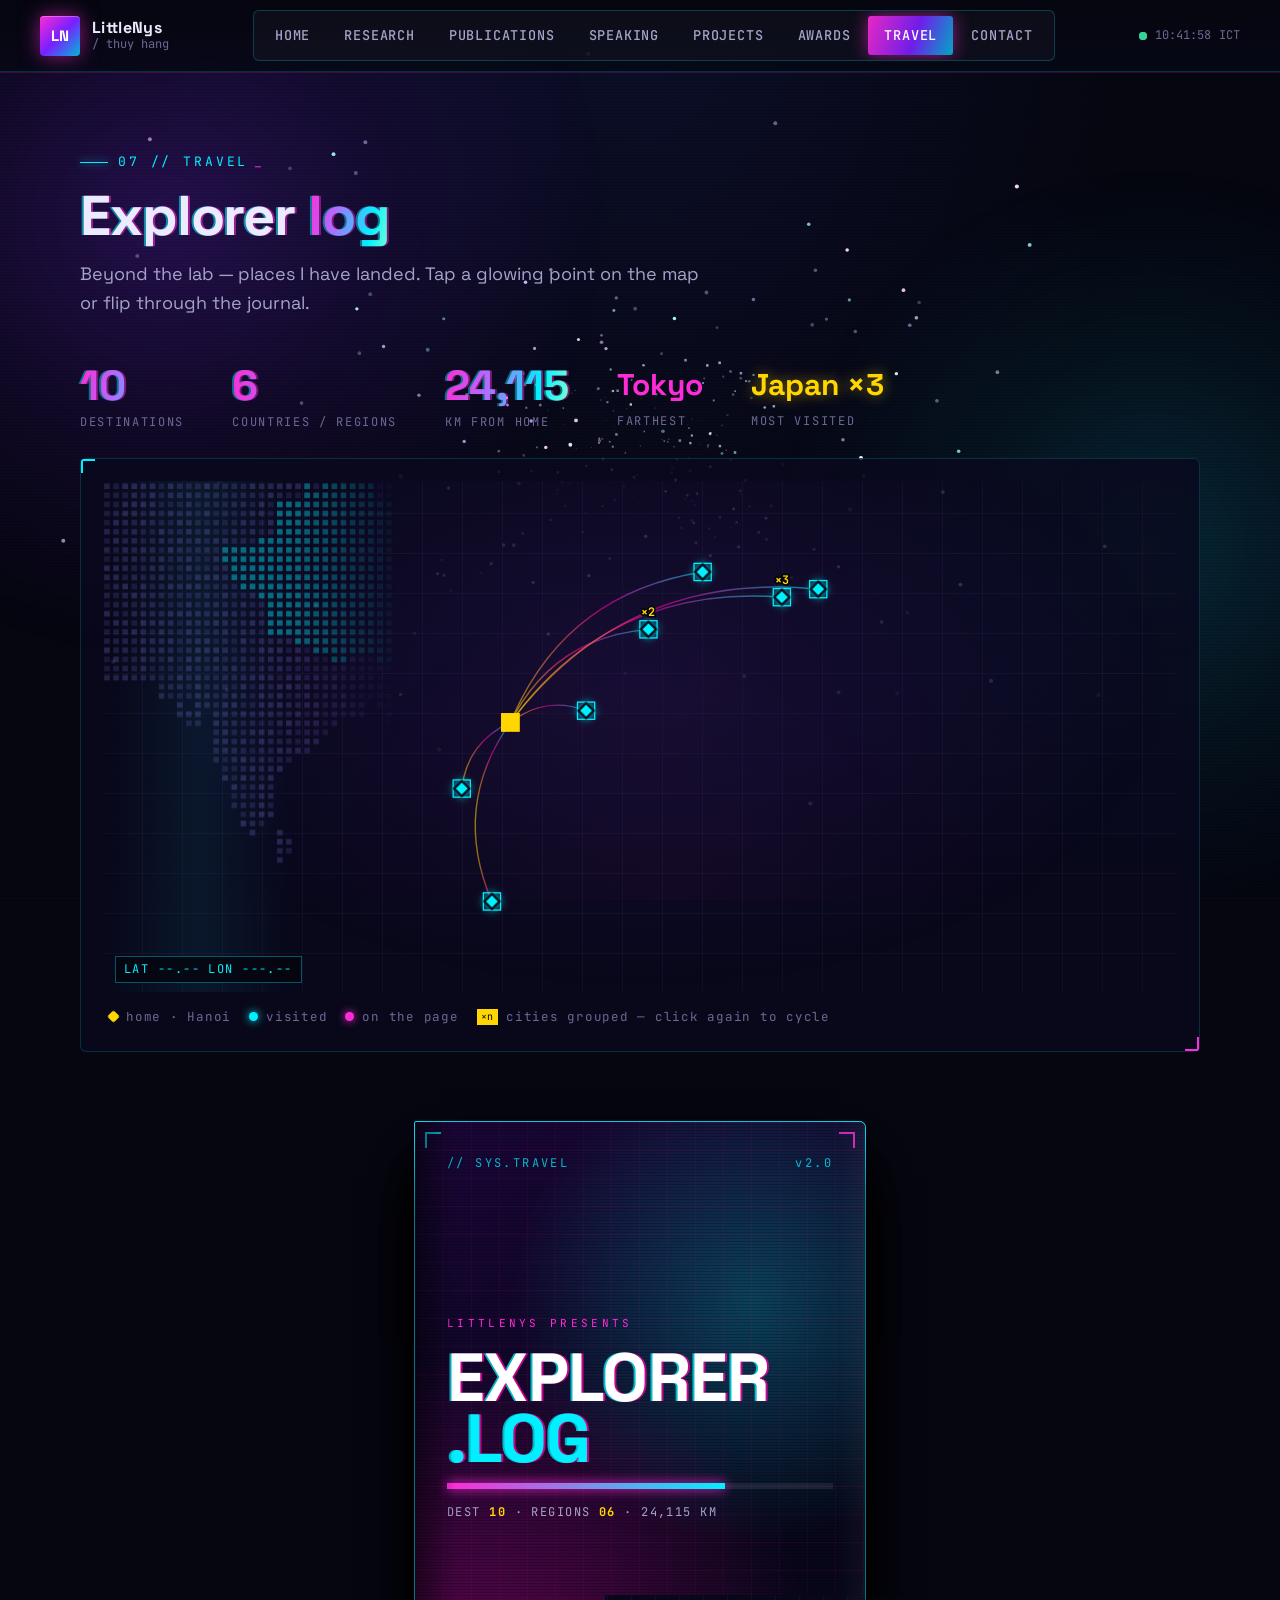
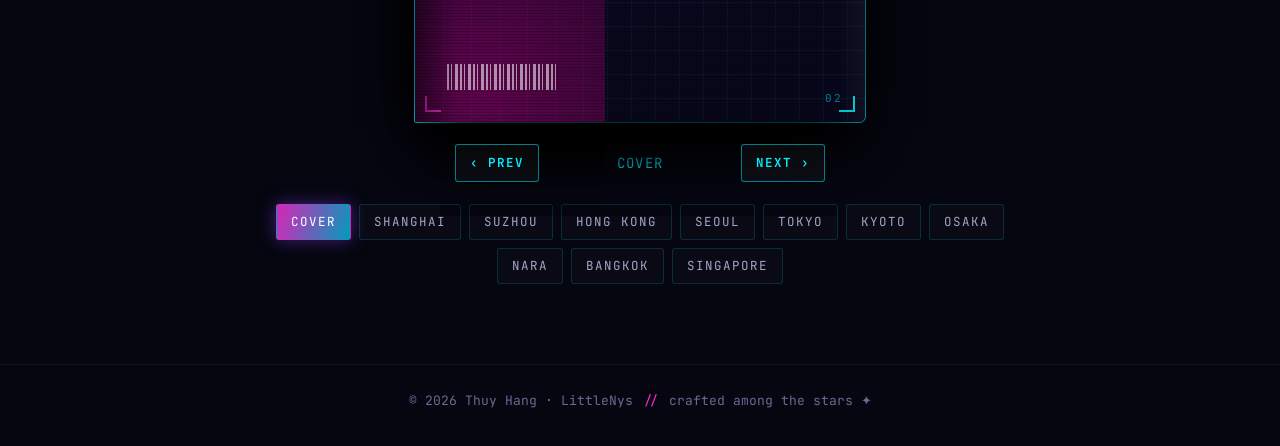
<file: travel/index.html>
<!doctype html>
<html lang="en">
<head>
  <meta charset="utf-8" />
  <meta name="viewport" content="width=device-width, initial-scale=1" />
  <title>Travel · LittleNys</title>
  <meta name="description" content="Explorer log — places LittleNys has travelled, on a world map and a flip-book journal." />
  <meta name="theme-color" content="#05060f" />
  <meta property="og:title" content="Travel · LittleNys" />
  <meta property="og:description" content="Explorer log — places LittleNys has travelled, on a world map and a flip-book journal." />
  <meta property="og:type" content="website" />
  <link rel="icon" href="../assets/img/favicon.svg" type="image/svg+xml" />
  <link rel="preconnect" href="https://fonts.googleapis.com" />
  <link rel="preconnect" href="https://fonts.gstatic.com" crossorigin />
  <link href="https://fonts.googleapis.com/css2?family=Space+Grotesk:wght@300;400;500;600;700&family=JetBrains+Mono:wght@400;500;700&display=swap" rel="stylesheet" />
  <link rel="stylesheet" href="../assets/css/style.css" />
</head>
<body>
  <!-- Page content is rendered from assets/data/*.js — see README.md -->
  <noscript><p style="padding:40px;text-align:center">Please enable JavaScript to view this portfolio.</p></noscript>
  <script src="../assets/js/boot.js" data-page="travel" data-root="../"></script>
</body>
</html>
</file>
<file: assets/css/style.css>
/* ==========================================================================
   LittleNys — space-themed portfolio
   ========================================================================== */

:root {
  --bg: #05060f;
  --bg-2: #0a0b1e;
  --surface: rgba(16, 18, 46, 0.78);
  --surface-strong: rgba(24, 26, 64, 0.8);
  --border: rgba(167, 139, 250, 0.18);
  --border-strong: rgba(167, 139, 250, 0.45);
  --text: #eceaff;
  --text-dim: #a5a3c9;
  --text-faint: #6b6994;

  --violet: #a78bfa;
  --violet-deep: #7c3aed;
  --cyan: #22d3ee;
  --pink: #f472b6;
  --amber: #fbbf24;

  --grad: linear-gradient(120deg, #c4b5fd 0%, #a78bfa 30%, #22d3ee 70%, #f0abfc 100%);
  --glow: 0 0 0 1px var(--border), 0 20px 60px -20px rgba(124, 58, 237, 0.45);

  --radius: 20px;
  --radius-sm: 12px;
  --ease: cubic-bezier(0.22, 1, 0.36, 1);
  --font: "Space Grotesk", system-ui, -apple-system, "Segoe UI", sans-serif;
  --mono: "JetBrains Mono", ui-monospace, SFMono-Regular, Menlo, monospace;
  --topbar-h: 72px;
}

*,
*::before,
*::after { box-sizing: border-box; }

html { -webkit-text-size-adjust: 100%; scroll-behavior: smooth; }

body {
  margin: 0;
  min-height: 100vh;
  background: var(--bg);
  color: var(--text);
  font-family: var(--font);
  font-size: 16px;
  line-height: 1.6;
  overflow-x: hidden;
  -webkit-font-smoothing: antialiased;
}

img { max-width: 100%; display: block; }
a { color: inherit; text-decoration: none; }
button { font: inherit; color: inherit; background: none; border: 0; cursor: pointer; }
.mono { font-family: var(--mono); }
::selection { background: rgba(167, 139, 250, 0.35); }

/* ---------- Background layers ---------- */
#starfield { position: fixed; inset: 0; width: 100%; height: 100%; z-index: -3; }

.nebula { position: fixed; inset: 0; z-index: -4; pointer-events: none; overflow: hidden; background: radial-gradient(ellipse at top, #0d0f2b 0%, var(--bg) 55%); }
.nebula__blob { /* soft edges come from the radial gradient itself — no filter: blur (too costly to animate) */
  position: absolute; border-radius: 50%; opacity: 0.35; will-change: transform;
  animation: drift 26s var(--ease) infinite alternate;
}
.nebula__blob--1 { width: 70vw; height: 70vw; left: -22vw; top: -18vw; background: radial-gradient(circle, rgba(109, 40, 217, 0.9), rgba(109, 40, 217, 0.35) 35%, transparent 70%); }
.nebula__blob--2 { width: 60vw; height: 60vw; right: -20vw; top: 18vh; background: radial-gradient(circle, rgba(14, 116, 144, 0.9), rgba(14, 116, 144, 0.35) 35%, transparent 70%); animation-delay: -8s; }
.nebula__blob--3 { width: 55vw; height: 55vw; left: 25vw; bottom: -28vw; background: radial-gradient(circle, rgba(190, 24, 93, 0.9), rgba(190, 24, 93, 0.3) 35%, transparent 70%); opacity: 0.22; animation-delay: -15s; }
@keyframes drift {
  0% { transform: translate3d(0, 0, 0) scale(1); }
  100% { transform: translate3d(4vw, -3vw, 0) scale(1.12); }
}

.grain {
  display: none; position: fixed; inset: 0; z-index: -1; pointer-events: none; opacity: 0.05;
  background-image: url("data:image/svg+xml;utf8,<svg xmlns='http://www.w3.org/2000/svg' width='160' height='160'><filter id='n'><feTurbulence type='fractalNoise' baseFrequency='.9' numOctaves='3'/></filter><rect width='100%' height='100%' filter='url(%23n)'/></svg>");
}

.cursor-glow {
  position: fixed; left: 0; top: 0; width: 520px; height: 520px; margin: -260px 0 0 -260px;
  border-radius: 50%; pointer-events: none; z-index: -1;
  background: radial-gradient(circle, rgba(167, 139, 250, 0.12), transparent 60%);
  transform: translate3d(-999px, -999px, 0); will-change: transform;
  transition: opacity 0.4s;
}
@media (hover: none) { .cursor-glow { display: none; } }

/* ---------- Loader ---------- */
.loader {
  position: fixed; inset: 0; z-index: 100; display: grid; place-content: center; justify-items: center; gap: 22px;
  background: var(--bg); transition: opacity 0.8s var(--ease), visibility 0.8s;
}
.loader.is-done { opacity: 0; visibility: hidden; }
.loader__orbit { width: 72px; height: 72px; border-radius: 50%; border: 1px solid var(--border-strong); position: relative; animation: spin 1.4s linear infinite; }
.loader__orbit::before { content: ""; position: absolute; inset: 24px; border-radius: 50%; background: var(--grad); box-shadow: 0 0 30px var(--violet); }
.loader__orbit span { position: absolute; top: -5px; left: 50%; width: 10px; height: 10px; margin-left: -5px; border-radius: 50%; background: var(--cyan); box-shadow: 0 0 14px var(--cyan); }
.loader__text { color: var(--text-dim); font-size: 13px; letter-spacing: 0.2em; text-transform: uppercase; margin: 0; }
.loader__dots::after { content: ""; animation: dots 1.2s steps(4) infinite; }
@keyframes dots { 0% { content: ""; } 25% { content: "."; } 50% { content: ".."; } 75% { content: "..."; } }
@keyframes spin { to { transform: rotate(360deg); } }

/* ---------- Topbar & tabs ---------- */
.topbar {
  position: sticky; top: 0; z-index: 50; height: var(--topbar-h);
  display: flex; align-items: center; gap: 20px; padding: 0 clamp(16px, 4vw, 40px);
  background: linear-gradient(to bottom, rgba(5, 6, 15, 0.96), rgba(7, 8, 22, 0.9));
  border-bottom: 1px solid rgba(167, 139, 250, 0.1);
}

.brand { display: flex; align-items: center; gap: 12px; flex-shrink: 0; }
.brand__mark {
  width: 40px; height: 40px; border-radius: 12px; display: grid; place-items: center;
  font-weight: 700; font-size: 15px; color: #fff;
  background: linear-gradient(135deg, var(--violet-deep), #0891b2);
  box-shadow: 0 0 24px rgba(124, 58, 237, 0.55), inset 0 1px 0 rgba(255, 255, 255, 0.3);
}
.brand__text { display: flex; flex-direction: column; line-height: 1.15; }
.brand__text b { font-size: 15px; letter-spacing: 0.02em; }
.brand__text small { font-size: 11px; color: var(--text-faint); }

.tabs {
  position: relative; display: flex; gap: 2px; margin: 0 auto; padding: 5px;
  border-radius: 999px; background: rgba(255, 255, 255, 0.03); border: 1px solid var(--border);
  overflow-x: auto; scrollbar-width: none; max-width: 100%;
}
.tabs::-webkit-scrollbar { display: none; }
.tab {
  position: relative; z-index: 1; padding: 8px 16px; border-radius: 999px; white-space: nowrap;
  font-size: 14px; font-weight: 500; color: var(--text-dim); transition: color 0.3s;
}
.tab:hover { color: var(--text); }
.tab.is-active { color: #fff; }
.tab:focus-visible { outline: 2px solid var(--cyan); outline-offset: 2px; }
.tabs__indicator {
  position: absolute; top: 5px; bottom: 5px; left: 0; width: 0; border-radius: 999px;
  background: linear-gradient(135deg, rgba(124, 58, 237, 0.9), rgba(8, 145, 178, 0.9));
  box-shadow: 0 0 20px rgba(124, 58, 237, 0.6), inset 0 1px 0 rgba(255, 255, 255, 0.25);
  transition: transform 0.55s var(--ease), width 0.55s var(--ease);
}

.topbar__status { display: flex; align-items: center; gap: 8px; font-size: 12px; color: var(--text-faint); flex-shrink: 0; }
.pulse { position: relative; width: 8px; height: 8px; border-radius: 50%; background: #34d399; color: #34d399; flex-shrink: 0; }
.pulse::after, .timeline__dot.is-current::after { content: ""; position: absolute; inset: 0; border-radius: 50%; border: 2px solid currentColor; animation: ring 2s ease-out infinite; will-change: transform, opacity; }
@keyframes ring { from { transform: scale(1); opacity: 0.7; } to { transform: scale(2.6); opacity: 0; } }

@media (max-width: 1080px) { .topbar__status { display: none; } }
@media (max-width: 860px) {
  .topbar { height: auto; flex-wrap: wrap; padding-top: 12px; padding-bottom: 10px; gap: 10px; }
  .tabs { order: 3; width: 100%; margin: 0; }
}

/* ---------- Panels ---------- */
main { position: relative; min-height: calc(100vh - var(--topbar-h) - 70px); }
.panel {
  max-width: 1200px; margin: 0 auto;
  padding: clamp(32px, 6vw, 72px) clamp(16px, 4vw, 40px) 80px;
}
.panel.is-active { animation: panelIn 0.8s var(--ease) both; }
body.is-leaving .panel { animation: panelOut 0.4s ease-in both; pointer-events: none; }
body.is-leaving .footer { opacity: 0; transition: opacity 0.3s; }
@keyframes panelIn {
  from { opacity: 0; transform: translateY(24px) scale(0.985); filter: blur(10px); }
  to { opacity: 1; transform: none; filter: blur(0); }
}
@keyframes panelOut { to { opacity: 0; transform: translateY(-16px) scale(1.01); filter: blur(8px); } }

/* staggered children */
.reveal { opacity: 0; transform: translateY(26px); }
.panel.is-active .reveal { animation: rise 0.9s var(--ease) forwards; animation-delay: calc(var(--i, 0) * 80ms + 120ms); }
@keyframes rise { to { opacity: 1; transform: none; } }

/* ---------- Section heading ---------- */
.section-head { margin-bottom: clamp(28px, 4vw, 48px); }
.eyebrow {
  display: inline-flex; align-items: center; gap: 10px; margin: 0 0 14px;
  font-family: var(--mono); font-size: 12px; letter-spacing: 0.22em; text-transform: uppercase; color: var(--cyan);
}
.eyebrow::before { content: ""; width: 28px; height: 1px; background: currentColor; box-shadow: 0 0 8px currentColor; }
.section-title { margin: 0; font-size: clamp(32px, 5vw, 56px); line-height: 1.05; font-weight: 700; letter-spacing: -0.02em; }
.section-title .grad, .grad {
  background: var(--grad); -webkit-background-clip: text; background-clip: text; color: transparent;
}
@keyframes shimmer { to { background-position: 200% center; } }
.section-sub { margin: 14px 0 0; max-width: 640px; color: var(--text-dim); font-size: 17px; }

/* ---------- Card base ---------- */
.card {
  position: relative; border-radius: var(--radius); padding: clamp(22px, 3vw, 32px);
  background: var(--surface); border: 1px solid var(--border);
  transition: border-color 0.4s, transform 0.5s var(--ease);
  transform-style: preserve-3d;
}
.card::before { /* spotlight following the cursor */
  content: ""; position: absolute; inset: 0; border-radius: inherit; pointer-events: none; opacity: 0; transition: opacity 0.4s;
  background: radial-gradient(420px circle at var(--mx, 50%) var(--my, 50%), rgba(167, 139, 250, 0.16), transparent 45%);
}
/* glow is pre-rendered on a pseudo-element and only faded in (opacity is compositor-only; animating box-shadow repaints) */
.card::after { content: ""; position: absolute; inset: -1px; border-radius: inherit; pointer-events: none; z-index: -1;
  box-shadow: 0 20px 60px -20px rgba(124, 58, 237, 0.45); opacity: 0; transition: opacity 0.4s; will-change: opacity; }
.card:hover { border-color: var(--border-strong); }
.card:hover::before, .card:hover::after { opacity: 1; }
/* while the page is scrolling, cards sliding under a still cursor must not toggle hover effects */
html.is-scrolling .card, html.is-scrolling .btn, html.is-scrolling .social, html.is-scrolling .thumb { pointer-events: none; }

.badge {
  display: inline-flex; align-items: center; gap: 6px; padding: 4px 10px; border-radius: 999px;
  font-family: var(--mono); font-size: 11px; letter-spacing: 0.06em; text-transform: uppercase;
  color: var(--violet); background: rgba(167, 139, 250, 0.1); border: 1px solid rgba(167, 139, 250, 0.25);
}
.badge--cyan { color: var(--cyan); background: rgba(34, 211, 238, 0.08); border-color: rgba(34, 211, 238, 0.25); }
.badge--pink { color: var(--pink); background: rgba(244, 114, 182, 0.08); border-color: rgba(244, 114, 182, 0.25); }
.badge--amber { color: var(--amber); background: rgba(251, 191, 36, 0.08); border-color: rgba(251, 191, 36, 0.25); }

.tags { display: flex; flex-wrap: wrap; gap: 8px; margin-top: 18px; }
.tag { font-size: 12px; padding: 4px 10px; border-radius: 8px; color: var(--text-dim); background: rgba(255, 255, 255, 0.04); border: 1px solid rgba(255, 255, 255, 0.07); }

.btn {
  display: inline-flex; align-items: center; gap: 10px; padding: 12px 22px; border-radius: 999px;
  font-weight: 600; font-size: 15px; transition: transform 0.3s var(--ease), box-shadow 0.3s, background 0.3s;
  will-change: transform;
}
.btn svg { width: 18px; height: 18px; }
.btn--primary { color: #fff; background: linear-gradient(135deg, var(--violet-deep), #0891b2); box-shadow: 0 10px 40px -10px rgba(124, 58, 237, 0.8), inset 0 1px 0 rgba(255, 255, 255, 0.25); }
.btn--primary:hover { box-shadow: 0 14px 50px -8px rgba(34, 211, 238, 0.7), inset 0 1px 0 rgba(255, 255, 255, 0.3); }
.btn--ghost { border: 1px solid var(--border-strong); background: rgba(255, 255, 255, 0.03); }
.btn--ghost:hover { background: rgba(167, 139, 250, 0.12); }
.btn--sm { padding: 8px 14px; font-size: 13px; }
.btn:focus-visible { outline: 2px solid var(--cyan); outline-offset: 3px; }

.links { display: flex; flex-wrap: wrap; gap: 10px; margin-top: 22px; }
.icon { width: 20px; height: 20px; flex-shrink: 0; }

/* ==========================================================================
   HOME
   ========================================================================== */
.hero { display: grid; grid-template-columns: 1.15fr 1fr; align-items: center; gap: clamp(32px, 5vw, 72px); min-height: calc(100vh - var(--topbar-h) - 160px); }
@media (max-width: 900px) { .hero { grid-template-columns: 1fr; text-align: center; } .hero__copy { order: 2; } .hero .eyebrow, .hero__ctas, .stats { justify-content: center; } }

.hero__hello { margin: 0 0 6px; font-family: var(--mono); color: var(--text-dim); font-size: 15px; }
.hero__name { margin: 0; font-size: clamp(48px, 8.5vw, 104px); font-weight: 700; line-height: 0.95; letter-spacing: -0.035em; }
.hero__alias { display: inline-flex; align-items: center; gap: 10px; margin-top: 16px; font-family: var(--mono); font-size: clamp(15px, 2vw, 19px); color: var(--text-dim); }
.glitch { position: relative; color: var(--text); font-weight: 700; }
.glitch::before, .glitch::after { content: attr(data-text); position: absolute; inset: 0; opacity: 0.8; }
.glitch::before { color: var(--cyan); animation: glitch 3.5s infinite steps(1); clip-path: inset(0 0 60% 0); }
.glitch::after { color: var(--pink); animation: glitch 3.5s infinite steps(1) reverse; clip-path: inset(55% 0 0 0); }
@keyframes glitch {
  0%, 88%, 100% { transform: none; opacity: 0; }
  89% { transform: translate(-3px, 1px); opacity: 0.85; }
  92% { transform: translate(3px, -1px); opacity: 0.85; }
  95% { transform: translate(-1px, 2px); opacity: 0.85; }
}
.hero__role {
  display: inline-flex; align-items: center; gap: 10px; margin-top: 26px; padding: 8px 16px 8px 10px; border-radius: 999px;
  background: rgba(34, 211, 238, 0.07); border: 1px solid rgba(34, 211, 238, 0.25); font-weight: 600;
}
.hero__role .pulse { background: var(--cyan); color: var(--cyan); }
.typer { margin: 22px 0 0; min-height: 1.6em; font-size: clamp(17px, 2.2vw, 21px); color: var(--text-dim); }
.typer__caret { display: inline-block; width: 2px; height: 1.1em; margin-left: 3px; vertical-align: -0.15em; background: var(--cyan); box-shadow: 0 0 8px var(--cyan); animation: blink 1s steps(1) infinite; }
@keyframes blink { 50% { opacity: 0; } }
.hero__ctas { display: flex; flex-wrap: wrap; gap: 14px; margin-top: 34px; }

.stats { display: flex; flex-wrap: wrap; gap: clamp(20px, 4vw, 44px); margin-top: 48px; padding-top: 28px; border-top: 1px solid rgba(255, 255, 255, 0.07); }
.stat__value { font-size: clamp(30px, 4vw, 42px); font-weight: 700; line-height: 1; }
.stat__label { margin-top: 6px; font-family: var(--mono); font-size: 11px; letter-spacing: 0.14em; text-transform: uppercase; color: var(--text-faint); }

/* Orbit system with avatar */
.orbit-system { position: relative; width: min(500px, 84vw); aspect-ratio: 1; margin: 0 auto; }
.orbit-system__ring { position: absolute; border-radius: 50%; border: 1px solid rgba(167, 139, 250, 0.22); inset: var(--inset); animation: spin var(--dur) linear infinite; will-change: transform; }
.orbit-system__ring--dashed { border-style: dashed; border-color: rgba(34, 211, 238, 0.2); }
.orbit-system__ring > i { position: absolute; top: 50%; left: -6px; width: 12px; height: 12px; margin-top: -6px; border-radius: 50%; background: var(--c, var(--cyan)); box-shadow: 0 0 18px var(--c, var(--cyan)); }
.orbit-system__ring > i.sm { width: 7px; height: 7px; left: auto; right: -3.5px; margin-top: -3.5px; top: 30%; }
.orbit-system__ring > i.label {
  width: 0; height: 0; left: 50%; top: 0; margin: 0; background: none; box-shadow: none; font-style: normal;
}
.orbit-system__ring > i.label span {
  position: absolute; left: 0; top: 0; translate: -50% -50%; white-space: nowrap;
  padding: 5px 11px; border-radius: 999px; background: rgba(5, 6, 15, 0.88);
  border: 1px solid color-mix(in srgb, var(--c, var(--violet)) 60%, transparent);
  box-shadow: 0 0 14px color-mix(in srgb, var(--c, var(--violet)) 35%, transparent), inset 0 0 10px color-mix(in srgb, var(--c, var(--violet)) 12%, transparent);
  font-family: var(--mono); font-size: 10.5px; font-weight: 700; letter-spacing: 0.12em; color: var(--c, var(--text-dim));
  animation: spin var(--dur) linear infinite reverse;
}
.orbit-system__ring > i.label span::before { content: "◆ "; font-size: 8px; opacity: 0.8; }


/* hover the orbit to pause everything and read the keywords */
.orbit-system:hover .orbit-system__ring, .orbit-system:hover .orbit-system__ring > i.label span { animation-play-state: paused; }
.orbit-system:hover .orbit-system__ring > i.label span { background: rgba(10, 11, 30, 0.95); }
.avatar {
  position: absolute; inset: 15%; border-radius: 50%; overflow: hidden;
  box-shadow: 0 0 0 2px rgba(167, 139, 250, 0.5), 0 0 0 10px rgba(167, 139, 250, 0.06), 0 0 80px rgba(124, 58, 237, 0.6), 0 0 160px rgba(34, 211, 238, 0.2);
  /* no float animation — the photo stays still */
}
.avatar img { width: 100%; height: 100%; object-fit: cover; }
.avatar::after { content: ""; position: absolute; inset: 0; border-radius: 50%; background: radial-gradient(circle at 18% 10%, rgba(255, 255, 255, 0.07), transparent 28%); pointer-events: none; }
@keyframes float { 50% { transform: translateY(-12px); } }

/* Mini planet: warm synthwave sphere + neon wireframe + neon rings (static glow, only the float moves) */
.planet { position: absolute; width: 44%; left: 60%; top: 57%; overflow: visible; pointer-events: none;
  filter: drop-shadow(0 0 10px rgba(255, 43, 214, 0.55)) drop-shadow(0 0 22px rgba(0, 240, 255, 0.25));
  animation: float 8s ease-in-out infinite reverse; will-change: transform; }
.planet__grid { fill: none; stroke: rgba(0, 240, 255, 0.55); stroke-width: 0.8; }
.planet__rim { fill: none; stroke: rgba(255, 255, 255, 0.35); stroke-width: 1; }
.planet__ring { fill: none; stroke: url(#plRing); stroke-width: 3; stroke-linecap: round; }
.planet__ring--back { opacity: 0.45; }
.planet__ring2 { fill: none; stroke: rgba(0, 240, 255, 0.6); stroke-width: 1; stroke-dasharray: 2 5; }
.planet__moon { fill: #00f0ff; }

/* Focus quick-grid on home */
.quick { display: grid; grid-template-columns: repeat(4, 1fr); gap: 16px; margin-top: 40px; }
@media (max-width: 1000px) { .quick { grid-template-columns: repeat(2, 1fr); } }
@media (max-width: 520px) { .quick { grid-template-columns: 1fr; } }
.quick__item { display: block; cursor: pointer; text-align: left; padding: 22px; }
.quick__item .icon-wrap { margin-bottom: 14px; }
.quick__item h3 { margin: 0 0 6px; font-size: 16px; }
.quick__item p { margin: 0; font-size: 14px; color: var(--text-dim); }
.quick__go { position: absolute; top: 20px; right: 20px; color: var(--text-faint); transition: transform 0.4s var(--ease), color 0.3s; }
.quick__item:hover .quick__go { transform: translate(3px, -3px); color: var(--cyan); }

.icon-wrap {
  width: 44px; height: 44px; border-radius: 12px; display: grid; place-items: center; color: var(--violet);
  background: linear-gradient(135deg, rgba(124, 58, 237, 0.25), rgba(8, 145, 178, 0.15)); border: 1px solid var(--border);
}

/* ==========================================================================
   ABOUT
   ========================================================================== */
.about-grid { display: grid; grid-template-columns: 1.3fr 1fr; gap: 20px; align-items: start; }
@media (max-width: 900px) { .about-grid { grid-template-columns: 1fr; } }
.about-bio p { margin: 0 0 16px; font-size: 17px; color: var(--text-dim); }
.about-bio p:first-of-type { color: var(--text); font-size: 19px; }
.about-meta { display: grid; gap: 12px; margin-top: 24px; }
.about-meta div { display: flex; align-items: center; gap: 12px; font-size: 14px; color: var(--text-dim); }
.about-meta svg { color: var(--cyan); }
.card-title { display: flex; align-items: center; gap: 10px; margin: 0 0 20px; font-family: var(--mono); font-size: 12px; letter-spacing: 0.18em; text-transform: uppercase; color: var(--text-faint); }

.edu { display: grid; gap: 6px; }
.edu h4 { margin: 0; font-size: 18px; }
.edu p { margin: 0; color: var(--text-dim); font-size: 14px; }

.focus-grid { display: grid; grid-template-columns: repeat(2, 1fr); gap: 20px; margin-top: 20px; }
@media (max-width: 640px) { .focus-grid { grid-template-columns: 1fr; } }
.focus-grid .card { display: flex; gap: 16px; align-items: flex-start; }
.focus-grid h4 { margin: 0 0 4px; font-size: 17px; }
.focus-grid p { margin: 0; color: var(--text-dim); font-size: 14px; }

/* Timeline (experience + talks) */
.timeline { position: relative; display: grid; gap: 22px; padding-left: 34px; }
.timeline::before { content: ""; position: absolute; left: 9px; top: 6px; bottom: 6px; width: 2px; background: linear-gradient(to bottom, var(--violet), var(--cyan), transparent); opacity: 0.5; }
.timeline__item { position: relative; }
.timeline__dot { position: absolute; left: -34px; top: 4px; width: 20px; height: 20px; border-radius: 50%; background: var(--bg); border: 2px solid var(--violet); box-shadow: 0 0 14px rgba(167, 139, 250, 0.6); }
.timeline__dot.is-current { border-color: var(--cyan); color: var(--cyan); background: radial-gradient(circle, var(--cyan) 30%, var(--bg) 35%); }
.timeline__dot.is-current::after { inset: -2px; }
.timeline__item h4 { margin: 0; font-size: 17px; }
.timeline__org { color: var(--violet); font-size: 14px; }
.timeline__period { font-family: var(--mono); font-size: 12px; color: var(--text-faint); margin-left: 6px; }
.timeline__item p { margin: 6px 0 0; color: var(--text-dim); font-size: 14px; }

/* ==========================================================================
   RESEARCH
   ========================================================================== */
.feature { display: grid; grid-template-columns: 1fr 1.1fr; gap: 0; padding: 0; overflow: hidden; }
@media (max-width: 900px) { .feature { grid-template-columns: 1fr; } }
.feature__visual { position: relative; min-height: 320px; overflow: hidden; background: radial-gradient(circle at 30% 40%, rgba(124, 58, 237, 0.35), transparent 60%), radial-gradient(circle at 80% 80%, rgba(34, 211, 238, 0.2), transparent 50%), #070820; border-right: 1px solid var(--border); }
.feature__visual img { width: 100%; height: 100%; object-fit: cover; }
.feature__body { padding: clamp(26px, 4vw, 44px); }
.feature__body h3 { margin: 16px 0 10px; font-size: clamp(24px, 3vw, 34px); line-height: 1.15; letter-spacing: -0.01em; }
.feature__venue { font-family: var(--mono); font-size: 13px; color: var(--cyan); }
.feature__body p { color: var(--text-dim); font-size: 16px; }

/* Terminal mock used as the visual when no image */
.term { position: absolute; inset: 28px; border-radius: 14px; background: rgba(5, 6, 15, 0.85); border: 1px solid var(--border); font-family: var(--mono); font-size: 13px; overflow: hidden; box-shadow: 0 30px 60px -20px rgba(0, 0, 0, 0.8); }
.term__bar { display: flex; gap: 6px; padding: 10px 12px; border-bottom: 1px solid rgba(255, 255, 255, 0.06); }
.term__bar span { width: 10px; height: 10px; border-radius: 50%; background: #ff5f57; }
.term__bar span:nth-child(2) { background: #febc2e; }
.term__bar span:nth-child(3) { background: #28c840; }
.term__body { padding: 14px 16px; line-height: 1.8; color: var(--text-dim); white-space: pre-wrap; word-break: break-word; }
.term__body .p { color: var(--cyan); }
.term__body .w { color: var(--amber); }
.term__body .r { color: var(--pink); }
.term__body .g { color: #34d399; }

.grid-2 { display: grid; grid-template-columns: repeat(2, 1fr); gap: 20px; margin-top: 20px; }
@media (max-width: 800px) { .grid-2 { grid-template-columns: 1fr; } }

/* ==========================================================================
   PUBLICATIONS
   ========================================================================== */
.pubs { display: grid; gap: 18px; }
.pub { display: grid; grid-template-columns: auto 1fr auto; gap: clamp(16px, 3vw, 32px); align-items: start; }
@media (max-width: 700px) { .pub { grid-template-columns: 1fr; } .pub__year { order: -1; } }
.pub__index { font-family: var(--mono); font-size: clamp(36px, 5vw, 56px); font-weight: 700; line-height: 1; color: transparent; -webkit-text-stroke: 1px rgba(167, 139, 250, 0.55); transition: color 0.4s, -webkit-text-stroke-color 0.4s; }
.pub:hover .pub__index { color: rgba(167, 139, 250, 0.15); -webkit-text-stroke-color: var(--cyan); }
.pub h3 { margin: 12px 0 8px; font-size: clamp(19px, 2.2vw, 23px); line-height: 1.3; }
.pub__venue { font-family: var(--mono); font-size: 13px; color: var(--cyan); }
.pub__authors { font-size: 14px; color: var(--text-faint); margin-top: 4px; }
.pub p { margin: 10px 0 0; color: var(--text-dim); }
.pub__year { font-family: var(--mono); font-size: 14px; color: var(--text-faint); padding: 6px 12px; border-radius: 10px; border: 1px solid var(--border); white-space: nowrap; }

.slot {
  display: flex; align-items: center; gap: 18px; padding: 26px; border-radius: var(--radius);
  border: 1.5px dashed rgba(167, 139, 250, 0.3); color: var(--text-faint); background: rgba(255, 255, 255, 0.015);
}
.slot__orb { width: 46px; height: 46px; border-radius: 50%; border: 1px dashed var(--border-strong); display: grid; place-items: center; animation: spin 12s linear infinite; flex-shrink: 0; }
.slot__orb::after { content: ""; width: 8px; height: 8px; border-radius: 50%; background: var(--violet); box-shadow: 0 0 12px var(--violet); transform: translateX(20px); }
.slot b { color: var(--text-dim); display: block; }
.slot small { font-family: var(--mono); font-size: 12px; }

/* ==========================================================================
   TALKS
   ========================================================================== */
.talks { padding-left: 44px; gap: 28px; }
.talks .timeline__dot { left: -44px; top: 28px; width: 26px; height: 26px; background: radial-gradient(circle at 30% 30%, #fde68a, #f472b6 50%, #4c1d95); border: 0; }
.talks.timeline::before { left: 12px; }
.talk { display: grid; grid-template-columns: 1fr auto; gap: 20px; align-items: start; }
@media (max-width: 640px) { .talk { grid-template-columns: 1fr; } }
.talk__year { font-size: clamp(40px, 6vw, 64px); font-weight: 700; line-height: 0.9; letter-spacing: -0.03em; }
.talk h3 { margin: 12px 0 4px; font-size: 22px; }
.talk__title { color: var(--text); font-size: 17px; margin: 6px 0 0; }
.talk__title.is-empty { color: var(--text-faint); font-style: italic; font-size: 14px; }
.talk__loc { display: inline-flex; align-items: center; gap: 6px; color: var(--text-dim); font-size: 14px; }
.talk__loc svg { width: 16px; height: 16px; color: var(--pink); }
.talk p { color: var(--text-dim); margin: 10px 0 0; }

.thumbs { display: flex; gap: 10px; flex-wrap: wrap; margin-top: 18px; }
.thumb { width: 120px; aspect-ratio: 4/3; border-radius: 10px; overflow: hidden; border: 1px solid var(--border); cursor: zoom-in; transition: transform 0.4s var(--ease), border-color 0.3s; }
.thumb:hover { transform: translateY(-4px) scale(1.03); border-color: var(--cyan); }
.thumb img { width: 100%; height: 100%; object-fit: cover; }
.thumb--empty { display: grid; place-items: center; cursor: default; border-style: dashed; color: var(--text-faint); font-family: var(--mono); font-size: 11px; text-align: center; padding: 8px; }
.thumb--empty:hover { transform: none; border-color: var(--border); }

/* ==========================================================================
   PROJECTS
   ========================================================================== */
.project { display: grid; grid-template-columns: 1.3fr 1fr; gap: clamp(20px, 3vw, 36px); padding: clamp(16px, 2vw, 22px); }
@media (max-width: 900px) { .project { grid-template-columns: 1fr; } }
.project__stage { position: relative; border-radius: 14px; overflow: hidden; aspect-ratio: 16/10; background: #070820; cursor: zoom-in; }
.project__stage img { width: 100%; height: 100%; object-fit: cover; transition: transform 1.2s var(--ease), opacity 0.4s; }
.project__stage:hover img { transform: scale(1.04); }
.project__strip { display: flex; gap: 10px; margin-top: 12px; overflow-x: auto; scrollbar-width: thin; }
.project__strip button { flex: 0 0 auto; width: 92px; aspect-ratio: 16/10; border-radius: 8px; overflow: hidden; border: 1px solid var(--border); opacity: 0.6; transition: opacity 0.3s, border-color 0.3s, transform 0.3s; }
.project__strip button.is-active, .project__strip button:hover { opacity: 1; border-color: var(--cyan); transform: translateY(-2px); }
.project__strip img { width: 100%; height: 100%; object-fit: cover; }
.project__body { padding: clamp(8px, 2vw, 20px) clamp(4px, 1vw, 12px); display: flex; flex-direction: column; }
.project__name { margin: 14px 0 2px; font-size: clamp(40px, 6vw, 64px); font-weight: 700; letter-spacing: -0.03em; line-height: 1; }
.project__sub { font-family: var(--mono); color: var(--cyan); font-size: 14px; }
.project__body p { color: var(--text-dim); }

/* ==========================================================================
   AWARDS
   ========================================================================== */
.awards { display: grid; grid-template-columns: repeat(2, 1fr); gap: 20px; }
@media (max-width: 800px) { .awards { grid-template-columns: 1fr; } }
.award { overflow: hidden; }
.award__icon { width: 56px; height: 56px; border-radius: 16px; display: grid; place-items: center; margin-bottom: 20px; color: var(--amber); background: radial-gradient(circle at 30% 30%, rgba(251, 191, 36, 0.35), rgba(251, 191, 36, 0.05)); border: 1px solid rgba(251, 191, 36, 0.3); box-shadow: 0 0 30px rgba(251, 191, 36, 0.15); }
.award__icon svg { width: 26px; height: 26px; }
.award h3 { margin: 0 0 6px; font-size: 20px; line-height: 1.3; }
.award__org { font-size: 14px; color: var(--violet); }
.award p { color: var(--text-dim); margin: 12px 0 0; font-size: 15px; }
.award__bg { position: absolute; right: -30px; bottom: -40px; width: 160px; height: 160px; color: rgba(251, 191, 36, 0.05); pointer-events: none; }

/* ==========================================================================
   CONTACT
   ========================================================================== */
.contact { display: grid; grid-template-columns: 1fr 1fr; gap: 20px; align-items: stretch; }
@media (max-width: 900px) { .contact { grid-template-columns: 1fr; } }
.contact__big { font-size: clamp(34px, 5vw, 60px); font-weight: 700; line-height: 1.05; letter-spacing: -0.02em; margin: 0 0 20px; }
.contact__term { position: relative; padding: 0; overflow: hidden; }
.contact__term .term { position: static; border: 0; border-radius: 0; background: transparent; box-shadow: none; }
.socials { display: grid; gap: 10px; margin-top: 8px; }
.social {
  display: flex; align-items: center; gap: 14px; padding: 14px 18px; border-radius: 14px;
  border: 1px solid var(--border); background: rgba(255, 255, 255, 0.02); transition: transform 0.4s var(--ease), border-color 0.3s, background 0.3s;
}
.social:hover { transform: translateX(6px); border-color: var(--cyan); background: rgba(34, 211, 238, 0.06); }
.social span { flex: 1; font-weight: 500; }
.social small { font-family: var(--mono); font-size: 12px; color: var(--text-faint); }
.social.is-empty { opacity: 0.45; pointer-events: none; }

/* ---------- Footer ---------- */
.footer { display: flex; flex-wrap: wrap; justify-content: center; gap: 10px; padding: 26px 16px 34px; font-size: 12px; color: var(--text-faint); border-top: 1px solid rgba(255, 255, 255, 0.05); }
.footer__sep { color: var(--violet); }

/* ---------- Lightbox ---------- */
.lightbox { position: fixed; inset: 0; z-index: 90; display: grid; place-content: center; justify-items: center; gap: 14px; padding: 24px; background: rgba(3, 3, 10, 0.88); backdrop-filter: blur(10px); opacity: 0; visibility: hidden; transition: opacity 0.4s, visibility 0.4s; }
.lightbox.is-open { opacity: 1; visibility: visible; }
.lightbox img { max-width: min(1100px, 92vw); max-height: 80vh; border-radius: 14px; box-shadow: 0 30px 80px rgba(0, 0, 0, 0.7); transform: scale(0.94); transition: transform 0.5s var(--ease); }
.lightbox.is-open img { transform: none; }
.lightbox__caption { color: var(--text-dim); font-size: 13px; margin: 0; }
.lightbox__close { position: absolute; top: 18px; right: 22px; width: 44px; height: 44px; border-radius: 50%; border: 1px solid var(--border-strong); font-size: 16px; }

/* ---------- Error state ---------- */
.error-box { max-width: 640px; margin: 10vh auto; text-align: center; }
.error-box code { display: inline-block; margin-top: 12px; padding: 10px 14px; border-radius: 10px; background: rgba(0, 0, 0, 0.4); border: 1px solid var(--border); font-family: var(--mono); font-size: 13px; color: var(--cyan); }

/* ---------- Reduced motion ---------- */
@media (prefers-reduced-motion: reduce) {
  *, *::before, *::after { animation-duration: 0.001ms !important; animation-iteration-count: 1 !important; transition-duration: 0.001ms !important; }
  .reveal { opacity: 1; transform: none; }
}

/* ---------- Missing image fallback ---------- */
.img-missing { display: grid; place-items: center; background: radial-gradient(circle at 30% 30%, rgba(167, 139, 250, 0.35), #0b0b2b); }
.img-missing::before { content: "✦"; font-size: 42px; color: rgba(196, 181, 253, 0.6); }
.avatar.img-missing::before { content: "LN"; font-size: clamp(48px, 9vw, 88px); font-weight: 700; color: #e9d5ff; }

/* ---------- Overflow guards (mobile) ---------- */
html, body { overflow-x: clip; }
.hero > *, .project > *, .feature > *, .about-grid > *, .contact > * { min-width: 0; }
@media (max-width: 520px) { .orbit-system { width: 64vw; margin: 18px auto; } }

/* ---------- Award photo ---------- */
.award__photo {
  display: block; width: calc(100% + 2 * clamp(22px, 3vw, 32px)); margin: calc(-1 * clamp(22px, 3vw, 32px)) calc(-1 * clamp(22px, 3vw, 32px)) 22px;
  aspect-ratio: 16 / 8; overflow: hidden; border-radius: var(--radius) var(--radius) 0 0; cursor: zoom-in;
  border-bottom: 1px solid var(--border); position: relative;
}
.award__photo img { width: 100%; height: 100%; object-fit: cover; transition: transform 1s var(--ease); }
.award:hover .award__photo img { transform: scale(1.05); }
.award__photo + .award__icon { margin-top: -50px; position: relative; background: rgba(10, 11, 30, 0.9); backdrop-filter: blur(8px); }
.thumb { padding: 0; }

/* ==========================================================================
   TRAVEL — map + flip-book journal
   ========================================================================== */
.travel-stats { display: flex; flex-wrap: wrap; gap: clamp(20px, 4vw, 48px); margin-bottom: 26px; }
.stat__value--text { font-size: clamp(22px, 3vw, 30px); line-height: 1.35; color: var(--pink); }

/* ---------- Map ---------- */
.map-card { padding: clamp(10px, 2vw, 22px); overflow: hidden; }
.map { position: relative; width: 100%; border-radius: 14px; overflow: hidden;
  background: radial-gradient(ellipse at 50% 40%, rgba(124, 58, 237, 0.12), transparent 70%),
              repeating-linear-gradient(0deg, transparent 0 39px, rgba(167, 139, 250, 0.05) 39px 40px),
              repeating-linear-gradient(90deg, transparent 0 39px, rgba(167, 139, 250, 0.05) 39px 40px); }
.map canvas, .map svg { position: absolute; inset: 0; width: 100%; height: 100%; }
.map__scan { position: absolute; top: 0; bottom: 0; left: 0; width: 18%; pointer-events: none; will-change: transform;
  background: linear-gradient(90deg, transparent, rgba(34, 211, 238, 0.08), transparent);
  animation: scan 7s linear infinite; }
@keyframes scan { from { transform: translateX(-110%); } to { transform: translateX(560%); } }

.arc { fill: none; stroke: url(#arcGrad); stroke-width: 1.3; stroke-linecap: round; opacity: 0.55;
  stroke-dasharray: 1; stroke-dashoffset: 1; animation: drawArc 1.6s var(--ease) var(--d, 0s) forwards;
  transition: opacity 0.4s, stroke-width 0.4s; }
.arc.is-active { opacity: 1; stroke-width: 2.4; filter: drop-shadow(0 0 4px rgba(34, 211, 238, 0.9)); }
@keyframes drawArc { to { stroke-dashoffset: 0; } }
.comet { fill: #fff; opacity: 0; }
.arc { stroke-dasharray: 1; }

.pin { cursor: pointer; outline: none; }
.pin__dot { fill: var(--cyan); stroke: #05060f; stroke-width: 1.5; transform-box: fill-box; transform-origin: center; transform: rotate(45deg); transition: fill 0.3s; }
.pin__pulse { fill: none; stroke: var(--cyan); stroke-width: 1.2; transform-box: fill-box; transform-origin: center; animation: pinPulse 2.4s ease-out infinite; }
.pin--home rect:first-child { fill: var(--amber); stroke: #05060f; stroke-width: 1.5; }
.pin__hit { fill: transparent; }
.pin:hover .pin__dot, .pin:focus-visible .pin__dot, .pin.is-active .pin__dot { fill: var(--pink); filter: drop-shadow(0 0 4px var(--pink)); }
.pin.is-active .pin__pulse { stroke: var(--pink); }
.pin--home rect { fill: var(--amber); stroke: #05060f; stroke-width: 1.5; }
.pin--home .pin__pulse { stroke: var(--amber); }
@keyframes pinPulse { from { transform: scale(0.6); opacity: 1; } to { transform: scale(3.2); opacity: 0; } }

.map__tip { position: absolute; z-index: 2; transform: translate(-50%, calc(-100% - 16px)); pointer-events: none;
  padding: 7px 12px; border-radius: 0; clip-path: polygon(0 0, calc(100% - 10px) 0, 100% 10px, 100% 100%, 10px 100%, 0 calc(100% - 10px)); white-space: nowrap; font-size: 12px; color: var(--text);
  background: rgba(10, 11, 30, 0.88); border: 1px solid rgba(244, 114, 182, 0.5); backdrop-filter: blur(8px);
  box-shadow: 0 10px 30px -10px rgba(244, 114, 182, 0.6); opacity: 0; transition: opacity 0.3s, left 0.5s var(--ease), top 0.5s var(--ease); }
.map__tip.is-on { opacity: 1; }
.map__tip.is-home { border-color: rgba(251, 191, 36, 0.5); }
.map__tip b { color: #fff; }
.map__tip small { margin-left: 8px; color: var(--cyan); font-size: 11px; }
.map__legend { display: flex; flex-wrap: wrap; gap: 18px; padding: 14px 6px 2px; font-size: 11px; color: var(--text-faint); letter-spacing: 0.06em; }
.map__legend span { display: inline-flex; align-items: center; gap: 8px; }
.lg { width: 9px; height: 9px; border-radius: 50%; display: inline-block; }
.lg--home { background: var(--amber); border-radius: 2px; transform: rotate(45deg); }
.lg--visit { background: var(--cyan); box-shadow: 0 0 8px var(--cyan); }
.lg--active { background: var(--pink); box-shadow: 0 0 8px var(--pink); }

/* ---------- Journal ---------- */
.journal { margin-top: clamp(40px, 6vw, 70px); display: grid; justify-items: center; gap: 22px; }
.book-stage { position: relative; width: min(900px, 100%); aspect-ratio: 900 / 600; cursor: pointer; outline: none; touch-action: pan-y; user-select: none; }
.book-stage--single { width: min(420px, 100%); aspect-ratio: 420 / 640; }
.book-stage:focus-visible { outline: 2px dashed rgba(34, 211, 238, 0.5); outline-offset: 10px; border-radius: 8px; }
.book { position: absolute; inset: 0; perspective: 2400px; transition: transform 0.9s var(--ease); }
.book.is-closed { transform: translateX(-25%); }
.book.is-end { transform: translateX(25%); }

.leaf { position: absolute; top: 0; left: 50%; width: 50%; height: 100%; transform-origin: left center; transform-style: preserve-3d;
  transition: transform 0.95s cubic-bezier(0.645, 0.045, 0.355, 1); }
.leaf.is-flipped { transform: rotateY(-180deg); }
.book-stage--single .leaf { left: 0; width: 100%; }
.book-stage--single .leaf.is-flipped { transform: rotateY(-120deg); opacity: 0; transition: transform 0.95s cubic-bezier(0.645, 0.045, 0.355, 1), opacity 0.35s 0.45s; }

.leaf__face { position: absolute; inset: 0; backface-visibility: hidden; -webkit-backface-visibility: hidden; overflow: hidden;
  border-radius: 4px 14px 14px 4px; box-shadow: 0 30px 60px -25px rgba(0, 0, 0, 0.9), 0 0 0 1px rgba(167, 139, 250, 0.18); }
.leaf__face--back { transform: rotateY(180deg); border-radius: 14px 4px 4px 14px; }
/* spine shading */
.leaf__face::after { content: ""; position: absolute; inset: 0; pointer-events: none;
  background: linear-gradient(90deg, rgba(0, 0, 0, 0.5), rgba(0, 0, 0, 0) 9%, rgba(0, 0, 0, 0) 94%, rgba(255, 255, 255, 0.04)); }
.leaf__face--back::after { background: linear-gradient(270deg, rgba(0, 0, 0, 0.5), rgba(0, 0, 0, 0) 9%); }
/* sheen while turning */
.leaf__face::before { content: ""; position: absolute; inset: 0; z-index: 3; pointer-events: none; opacity: 0;
  background: linear-gradient(105deg, transparent 30%, rgba(255, 255, 255, 0.14) 50%, transparent 70%); }
.leaf.is-turning .leaf__face::before { animation: sheen 0.95s ease-in-out; }
@keyframes sheen { 50% { opacity: 1; } }

/* ---------- Pages (cyberpunk HUD) ---------- */
.pg { position: absolute; inset: 0; padding: clamp(18px, 3vw, 32px); display: flex; flex-direction: column; overflow: hidden; color: var(--text);
  background:
    repeating-linear-gradient(0deg, rgba(0, 0, 0, 0.18) 0 1px, transparent 1px 3px),
    linear-gradient(rgba(0, 240, 255, 0.05) 1px, transparent 1px) 0 0 / 24px 24px,
    linear-gradient(90deg, rgba(0, 240, 255, 0.05) 1px, transparent 1px) 0 0 / 24px 24px,
    radial-gradient(ellipse at 85% 0%, rgba(255, 0, 170, 0.16), transparent 55%),
    linear-gradient(160deg, #0d0a24, #07061a); }
.pg--blank { background: repeating-linear-gradient(0deg, rgba(0, 0, 0, 0.2) 0 1px, transparent 1px 3px), linear-gradient(160deg, #0b0920, #06051a); }
.pg__num { position: absolute; bottom: 14px; right: 22px; font-size: 10px; letter-spacing: 0.2em; color: rgba(0, 240, 255, 0.5); }
.pg--photo .pg__num { right: auto; left: 22px; }

/* HUD corner brackets */
.hud-c { position: absolute; width: 16px; height: 16px; border: 0 solid var(--cyan); opacity: 0.8; pointer-events: none; }
.hud-c--tl { top: 10px; left: 10px; border-top-width: 2px; border-left-width: 2px; }
.hud-c--tr { top: 10px; right: 10px; border-top-width: 2px; border-right-width: 2px; border-color: var(--pink); }
.hud-c--bl { bottom: 10px; left: 10px; border-bottom-width: 2px; border-left-width: 2px; border-color: var(--pink); }
.hud-c--br { bottom: 10px; right: 10px; border-bottom-width: 2px; border-right-width: 2px; }

.pg__bar { display: flex; justify-content: space-between; gap: 10px; padding-bottom: 8px; margin-bottom: 14px; font-size: 10.5px; letter-spacing: 0.18em; text-transform: uppercase;
  color: var(--cyan); border-bottom: 1px dashed rgba(0, 240, 255, 0.3); }
.pg__tag { color: #05060f; background: var(--amber); padding: 0 6px; letter-spacing: 0.1em; font-weight: 700; }

/* chromatic-aberration headline (static — no animated filters) */
.glitch-text { position: relative; text-shadow: 2px 0 rgba(255, 0, 170, 0.75), -2px 0 rgba(0, 240, 255, 0.75); }

/* cover */
.pg--cover { justify-content: space-between; background:
    repeating-linear-gradient(0deg, rgba(0, 0, 0, 0.22) 0 1px, transparent 1px 3px),
    linear-gradient(rgba(255, 0, 170, 0.07) 1px, transparent 1px) 0 0 / 28px 28px,
    linear-gradient(90deg, rgba(255, 0, 170, 0.07) 1px, transparent 1px) 0 0 / 28px 28px,
    radial-gradient(circle at 75% 30%, rgba(0, 240, 255, 0.25), transparent 45%),
    radial-gradient(circle at 15% 95%, rgba(255, 0, 170, 0.35), transparent 50%),
    linear-gradient(150deg, #1a0638, #07061a 70%); }
.cover__top, .cover__bottom { display: flex; justify-content: space-between; align-items: center; font-size: 10.5px; letter-spacing: 0.2em; color: rgba(0, 240, 255, 0.75); }
.cover__mid { display: grid; gap: 14px; }
.cover__kicker { margin: 0; font-size: 11px; letter-spacing: 0.3em; text-transform: uppercase; color: var(--pink); }
.cover__title { margin: 0; font-size: clamp(40px, 6vw, 68px); line-height: 0.9; font-weight: 700; letter-spacing: -0.01em; color: #fff; }
.cover__title span { display: block; color: var(--cyan); }
.cover__bar { height: 6px; background: rgba(255, 255, 255, 0.08); }
.cover__bar span { display: block; height: 100%; background: linear-gradient(90deg, var(--pink), var(--cyan)); box-shadow: 0 0 12px var(--pink); }
.cover__meta { margin: 0; font-size: 11px; letter-spacing: 0.12em; color: var(--text-dim); }
.cover__meta b { color: var(--amber); }
.cover__barcode { width: 110px; height: 26px; background: repeating-linear-gradient(90deg, #fff 0 2px, transparent 2px 4px, #fff 4px 5px, transparent 5px 8px, #fff 8px 11px, transparent 11px 13px); opacity: 0.55; }
.cover__hint { color: var(--amber); animation: blink 1.4s steps(1) infinite; }

/* photo: holo card */
.holo { margin: auto 0; position: relative; padding: 8px; background: rgba(0, 240, 255, 0.06); border: 1px solid rgba(0, 240, 255, 0.55);
  clip-path: polygon(0 0, calc(100% - 22px) 0, 100% 22px, 100% 100%, 22px 100%, 0 calc(100% - 22px));
  box-shadow: inset 0 0 30px rgba(0, 240, 255, 0.12); }
.holo img { width: 100%; aspect-ratio: 1; object-fit: cover; filter: saturate(1.15) contrast(1.05); }
.holo::after { content: ""; position: absolute; inset: 8px 8px 38px; pointer-events: none;
  background: repeating-linear-gradient(0deg, rgba(0, 0, 0, 0.18) 0 1px, transparent 1px 3px), linear-gradient(120deg, rgba(255, 0, 170, 0.18), transparent 40%, rgba(0, 240, 255, 0.18)); mix-blend-mode: screen; }
.holo figcaption { padding: 8px 2px 2px; font-size: 12px; letter-spacing: 0.18em; text-transform: uppercase; color: var(--cyan); }

.stamp { position: absolute; right: 8%; bottom: 9%; display: grid; justify-items: center; padding: 6px 12px; transform: rotate(-10deg);
  border: 2px solid var(--pink); color: var(--pink); background: rgba(5, 6, 15, 0.7); box-shadow: 0 0 16px rgba(255, 0, 170, 0.5), inset 0 0 10px rgba(255, 0, 170, 0.3);
  font-size: 9px; letter-spacing: 0.3em; line-height: 1.3; }
.stamp b { font-size: 26px; letter-spacing: 0.08em; line-height: 1.1; text-shadow: 0 0 10px var(--pink); }

/* text page */
.pg__place { margin: 4px 0 0; font-size: clamp(34px, 4.8vw, 54px); line-height: 1; font-weight: 700; letter-spacing: -0.01em; text-transform: uppercase; }
.pg__country { margin-top: 8px; font-size: 13px; letter-spacing: 0.12em; color: var(--pink); text-transform: uppercase; }
.pg__log { margin: 18px 0 0; padding: 12px 14px; display: grid; gap: 6px; font-size: 11.5px;
  background: rgba(0, 240, 255, 0.04); border-left: 2px solid var(--cyan); }
.pg__log div { display: flex; gap: 12px; align-items: baseline; }
.pg__log dt { color: rgba(0, 240, 255, 0.6); min-width: 70px; letter-spacing: 0.15em; }
.pg__log dd { margin: 0; color: var(--text); }
.pg__log small { color: var(--text-faint); }
.pg__log .hot { color: var(--amber); text-shadow: 0 0 8px rgba(255, 214, 0, 0.6); }
.pg__title { margin: 16px 0 0; font-size: clamp(16px, 1.9vw, 19px); font-style: italic; }
.pg__note { margin: 8px 0 0; color: var(--text-dim); font-size: 14px; }
.pg .tags { margin-top: 14px; }

.pg--combo { padding-top: 0; }
.pg__photo { width: calc(100% + 2 * clamp(18px, 3vw, 32px)); margin: 0 calc(-1 * clamp(18px, 3vw, 32px)) 14px; aspect-ratio: 16 / 9; object-fit: cover;
  -webkit-mask-image: linear-gradient(180deg, #000 65%, transparent); mask-image: linear-gradient(180deg, #000 65%, transparent); }
.pg--combo .pg__place { font-size: 36px; }
.pg--combo .pg__log { margin-top: 12px; }

/* end page */
.pg--end { align-items: center; justify-content: center; text-align: center; gap: 14px; }
.end__sys { margin: 0; font-size: 11px; letter-spacing: 0.12em; color: var(--cyan); }
.end__dots::after { content: ""; animation: dots 1.2s steps(4) infinite; }
.end__title { margin: 0; font-size: clamp(28px, 3.6vw, 40px); font-weight: 700; letter-spacing: 0.04em; }
.end__sub { margin: 0; font-size: 12px; color: var(--text-faint); letter-spacing: 0.15em; }
.end__sub span { color: var(--amber); }

/* leaf faces: sharp cyber corners */
.leaf__face { border-radius: 2px 6px 6px 2px; box-shadow: 0 30px 60px -25px rgba(0, 0, 0, 0.9), 0 0 0 1px rgba(0, 240, 255, 0.25); }
.leaf__face--back { border-radius: 6px 2px 2px 6px; }

/* ---------- Map HUD extras ---------- */
.map__cross { position: absolute; inset: 0; pointer-events: none; opacity: 0; transition: opacity 0.3s;
  background: linear-gradient(rgba(0, 240, 255, 0.35), rgba(0, 240, 255, 0.35)) var(--cx, 0) 0 / 1px 100% no-repeat,
              linear-gradient(90deg, rgba(0, 240, 255, 0.35), rgba(0, 240, 255, 0.35)) 0 var(--cy, 0) / 100% 1px no-repeat; }
.map:hover .map__cross { opacity: 1; }
.map__readout { position: absolute; left: 12px; bottom: 10px; padding: 3px 8px; font-size: 10.5px; letter-spacing: 0.12em; color: var(--cyan);
  background: rgba(5, 6, 15, 0.8); border: 1px solid rgba(0, 240, 255, 0.35); pointer-events: none; }
.tip__code { margin-right: 8px; padding: 0 5px; font-weight: 700; color: #05060f; background: var(--amber); }
.pin__count { fill: var(--amber); font-family: var(--mono); font-size: 11px; font-weight: 700; paint-order: stroke; stroke: #05060f; stroke-width: 3px; }
.lg--cluster { width: auto; height: auto; padding: 0 4px; border-radius: 0; font-style: normal; font-size: 10px; color: #05060f; background: var(--amber); }
.stat__value--hot { color: var(--amber) !important; text-shadow: 0 0 14px rgba(255, 214, 0, 0.5); }

.book-pager { display: flex; align-items: center; gap: 16px; }
.book-pager__label { min-width: 170px; text-align: center; font-size: 13px; color: var(--text-dim); }
.toc { display: flex; flex-wrap: wrap; justify-content: center; gap: 8px; max-width: 760px; }
.toc__chip { padding: 6px 14px; border-radius: 999px; font-size: 13px; color: var(--text-dim); border: 1px solid var(--border); background: rgba(255, 255, 255, 0.02); transition: all 0.3s; }
.toc__chip:hover { color: var(--text); border-color: var(--border-strong); }
.toc__chip.is-active { color: #fff; border-color: transparent; background: linear-gradient(135deg, rgba(124, 58, 237, 0.85), rgba(8, 145, 178, 0.85)); box-shadow: 0 0 18px rgba(124, 58, 237, 0.5); }
.map__tip.is-right { transform: translate(calc(-100% + 18px), calc(-100% - 16px)); }
.map__tip.is-left { transform: translate(-18px, calc(-100% - 16px)); }
.map-scroll { border-radius: 14px; overflow-x: auto; scrollbar-width: thin; scrollbar-color: rgba(167, 139, 250, 0.4) transparent; }
@media (max-width: 700px) { .map { min-width: 760px; } .map-card { padding: 10px; } }

/* timeline org / paper links */
.timeline__org a { display: inline-flex; align-items: center; gap: 5px; transition: color 0.3s; }
.timeline__org a:hover { color: var(--cyan); }
.timeline__org .icon { width: 13px; height: 13px; opacity: 0.7; }
.timeline__links { display: flex; flex-wrap: wrap; gap: 8px; margin-top: 10px; }
.timeline__links a { display: inline-flex; align-items: center; gap: 6px; padding: 4px 10px; border-radius: 8px; font-size: 12px;
  color: var(--cyan); background: rgba(34, 211, 238, 0.06); border: 1px solid rgba(34, 211, 238, 0.22); transition: background 0.3s; }
.timeline__links a:hover { background: rgba(34, 211, 238, 0.14); }
.timeline__links .icon { width: 14px; height: 14px; }
.pub__authors .me { color: var(--text); font-weight: 600; text-decoration: underline; text-decoration-color: var(--cyan); text-underline-offset: 3px; }

/* Talk slides thumbnail (click = download PDF) */
.talk__co { margin: 4px 0 0; font-size: 12px; color: var(--text-faint); }
.thumb--slides { position: relative; width: 168px; aspect-ratio: 16 / 9; cursor: pointer; border-color: rgba(34, 211, 238, 0.35); }
.thumb--slides:hover { border-color: var(--cyan); }
.thumb__badge { position: absolute; right: 6px; bottom: 6px; display: inline-flex; align-items: center; gap: 4px; padding: 3px 7px; border-radius: 6px;
  font-size: 10px; letter-spacing: 0.08em; color: #fff; background: rgba(5, 6, 15, 0.82); border: 1px solid rgba(34, 211, 238, 0.45); }
.thumb__badge .icon { width: 12px; height: 12px; }
.links .btn .icon { width: 16px; height: 16px; }
.orbit-system__ring:has(> i.label) { z-index: 2; }
@media (max-width: 520px) { .orbit-system__ring > i.label span { font-size: 9px; padding: 4px 8px; letter-spacing: 0.08em; } }

/* Research list: big featured cards + compact horizontal rows with a small downloadable slide thumb */
.research-list { display: grid; gap: 20px; }
.research-row { display: grid; grid-template-columns: 1fr auto; gap: clamp(18px, 3vw, 36px); align-items: center; }
.research-row h3 { margin: 14px 0 6px; font-size: clamp(20px, 2.4vw, 26px); line-height: 1.25; }
.research-row p { margin: 12px 0 0; color: var(--text-dim); }
.research-row .links { margin-top: 18px; }
.research-row__thumb { width: clamp(200px, 22vw, 280px); }
@media (max-width: 720px) { .research-row { grid-template-columns: 1fr; } .research-row__thumb { order: -1; width: 100%; } }

/* Speaking: slides sit under the year in the right column */
.talk__side { display: flex; flex-direction: column; align-items: flex-end; gap: 16px; }
.talk__slides { display: grid; justify-items: end; gap: 8px; }
.talk__slides .thumb--slides { display: block; width: 200px; }
.talk__slides-label { display: inline-flex; align-items: center; gap: 6px; font-size: 11px; color: var(--cyan); }
.talk__slides:hover .talk__slides-label { text-decoration: underline; text-underline-offset: 3px; }
@media (max-width: 640px) { .talk__side { order: -1; flex-direction: row; justify-content: space-between; align-items: center; }
  .talk__slides .thumb--slides { width: 150px; } }

/* ==========================================================================
   CYBERPUNK LAYER — neon palette, sharp corners, HUD brackets, CRT scanlines.
   Everything here is static (no animated filters/box-shadows) to keep scrolling smooth.
   ========================================================================== */
:root {
  --violet: #b26bff;
  --violet-deep: #7a1fff;
  --cyan: #00f0ff;
  --pink: #ff2bd6;
  --amber: #ffd600;
  --grad: linear-gradient(100deg, #ff2bd6 0%, #b26bff 35%, #00f0ff 75%, #7dffcf 100%);
  --border: rgba(0, 240, 255, 0.16);
  --border-strong: rgba(255, 43, 214, 0.55);
  --surface: rgba(10, 9, 30, 0.82);
  --radius: 6px;
  --radius-sm: 4px;
}

/* background: synthwave floor grid + CRT scanlines (both fixed & static) */
.nebula::after { content: ""; position: absolute; left: -50%; right: -50%; bottom: -10vh; height: 55vh; opacity: 0.35;
  background: linear-gradient(rgba(255, 43, 214, 0.55) 1px, transparent 1px) 0 0 / 100% 46px,
              linear-gradient(90deg, rgba(0, 240, 255, 0.4) 1px, transparent 1px) 0 0 / 70px 100%;
  transform: perspective(380px) rotateX(62deg); transform-origin: bottom;
  -webkit-mask-image: linear-gradient(to top, #000 15%, transparent 85%); mask-image: linear-gradient(to top, #000 15%, transparent 85%); }
.nebula::before { content: ""; position: absolute; inset: 0; z-index: 1; opacity: 0.5;
  background: repeating-linear-gradient(0deg, rgba(0, 0, 0, 0.25) 0 1px, transparent 1px 3px); }

/* cards: sharp + neon HUD corner brackets painted as background layers */
.card {
  border-radius: var(--radius);
  background:
    linear-gradient(var(--cyan), var(--cyan)) top left / 14px 2px no-repeat,
    linear-gradient(var(--cyan), var(--cyan)) top left / 2px 14px no-repeat,
    linear-gradient(var(--pink), var(--pink)) bottom right / 14px 2px no-repeat,
    linear-gradient(var(--pink), var(--pink)) bottom right / 2px 14px no-repeat,
    var(--surface);
}
.card::after { box-shadow: 0 0 0 1px rgba(255, 43, 214, 0.35), 0 18px 50px -18px rgba(255, 43, 214, 0.45), 0 0 40px -10px rgba(0, 240, 255, 0.25); }

/* headings: chromatic aberration, mono eyebrows */
.section-title, .hero__name, .project__name, .contact__big { text-shadow: 2px 0 rgba(255, 43, 214, 0.55), -2px 0 rgba(0, 240, 255, 0.55); }
.grad { text-shadow: none; filter: drop-shadow(2px 0 rgba(255, 43, 214, 0.45)) drop-shadow(-2px 0 rgba(0, 240, 255, 0.45)); }
.eyebrow::after { content: "_"; margin-left: -4px; color: var(--pink); animation: blink 1s steps(1) infinite; }

/* buttons / tabs / badges: angular, mono, uppercase */
.btn { border-radius: 3px; font-family: var(--mono); font-size: 13px; letter-spacing: 0.08em; text-transform: uppercase; }
.btn--sm { font-size: 11.5px; }
.btn--primary { background: linear-gradient(110deg, #ff2bd6, #7a1fff 55%, #00b8d9); box-shadow: 0 0 0 1px rgba(255, 255, 255, 0.15) inset, 0 10px 34px -10px rgba(255, 43, 214, 0.8); }
.btn--ghost { border-color: rgba(0, 240, 255, 0.5); color: var(--cyan); }
.btn--ghost:hover { background: rgba(0, 240, 255, 0.1); }
.tabs { border-radius: 6px; border-color: rgba(0, 240, 255, 0.22); }
.tab { border-radius: 3px; font-family: var(--mono); font-size: 12.5px; letter-spacing: 0.06em; text-transform: uppercase; }
.tabs__indicator { border-radius: 3px; background: linear-gradient(110deg, rgba(255, 43, 214, 0.9), rgba(122, 31, 255, 0.9) 55%, rgba(0, 184, 217, 0.9)); box-shadow: 0 0 18px rgba(255, 43, 214, 0.55); }
.badge, .tag { border-radius: 2px; }
.brand__mark { border-radius: 4px; background: linear-gradient(135deg, #ff2bd6, #7a1fff 50%, #00b8d9); box-shadow: 0 0 20px rgba(255, 43, 214, 0.55), inset 0 1px 0 rgba(255, 255, 255, 0.3); }
.topbar { border-bottom-color: rgba(0, 240, 255, 0.18); box-shadow: 0 1px 0 rgba(255, 43, 214, 0.15); }
.icon-wrap { border-radius: 4px; color: var(--cyan); background: linear-gradient(135deg, rgba(255, 43, 214, 0.18), rgba(0, 240, 255, 0.12)); }
.social { border-radius: 4px; }
.thumb, .project__stage, .project__strip button, .award__photo, .map, .map-scroll { border-radius: 4px; }
.award__photo { border-radius: var(--radius) var(--radius) 0 0; }
.award__icon { border-radius: 4px; }
.pub__index { -webkit-text-stroke-color: rgba(255, 43, 214, 0.6); }
.pub:hover .pub__index { color: rgba(255, 43, 214, 0.12); -webkit-text-stroke-color: var(--cyan); }
.toc__chip { border-radius: 3px; font-family: var(--mono); font-size: 11.5px; letter-spacing: 0.08em; text-transform: uppercase; }
.toc__chip.is-active { background: linear-gradient(110deg, rgba(255, 43, 214, 0.85), rgba(0, 184, 217, 0.85)); }
.cursor-glow { background: radial-gradient(circle, rgba(255, 43, 214, 0.1), transparent 60%); }
.avatar { box-shadow: 0 0 0 2px rgba(0, 240, 255, 0.6), 0 0 0 9px rgba(255, 43, 214, 0.08), 0 0 70px rgba(255, 43, 214, 0.45), 0 0 140px rgba(0, 240, 255, 0.2); }
.timeline::before { background: linear-gradient(to bottom, var(--pink), var(--cyan), transparent); }
.loader__text { color: var(--cyan); }
.footer__sep { color: var(--pink); }
.book-pager__label { color: var(--cyan); letter-spacing: 0.1em; }
/* pins brighter than the (dimmed) country fills */
.pin__dot { stroke-width: 2; filter: drop-shadow(0 0 4px var(--cyan)); }
.pin.is-active .pin__dot { filter: drop-shadow(0 0 6px var(--pink)); }
/* show a whole (portrait / collage) photo instead of cropping it */
.holo--contain img { object-fit: contain; background: #05040f; }
.pg__photo--contain { object-fit: contain; background: #05040f; aspect-ratio: 4 / 3; -webkit-mask-image: none; mask-image: none; }

/* ---------- Home: merged About + Crew sections ---------- */
.home-section { margin-top: clamp(90px, 11vw, 150px); scroll-margin-top: calc(var(--topbar-h) + 24px); }
.io { opacity: 0; transform: translateY(28px); transition: opacity 0.8s var(--ease), transform 0.8s var(--ease); }
.io.is-in { opacity: 1; transform: none; }
@media (prefers-reduced-motion: reduce) { .io { opacity: 1; transform: none; } }

.crew { display: grid; grid-template-columns: repeat(auto-fill, minmax(min(100%, 420px), 1fr)); gap: 22px; }
.crew__card { margin: 0; padding: 12px; }
.crew__photo { display: block; width: 100%; padding: 0; aspect-ratio: 4 / 3; overflow: hidden; border-radius: 4px; cursor: zoom-in; position: relative; }
.crew__photo img { width: 100%; height: 100%; object-fit: cover; transition: transform 1s var(--ease); }
.crew__photo::after { content: ""; position: absolute; inset: 0; pointer-events: none; background: repeating-linear-gradient(0deg, rgba(0, 0, 0, 0.12) 0 1px, transparent 1px 3px); }
.crew__card:hover .crew__photo img { transform: scale(1.04); }
.crew__card figcaption { display: flex; align-items: center; gap: 16px; padding: 14px 6px 4px; }
.crew__year { font-size: 40px; font-weight: 700; line-height: 1; letter-spacing: -0.02em; }
.crew__text { display: grid; gap: 2px; }
.crew__text b { font-size: 17px; }
.crew__text small { font-size: 11.5px; color: var(--text-faint); letter-spacing: 0.06em; }

/* ==========================================================================
   READABILITY — larger type scale (small labels were 10–12px)
   ========================================================================== */
body { font-size: 17px; }
.section-sub { font-size: 18px; }
.eyebrow { font-size: 13px; }
.tab { font-size: 13.5px; padding: 9px 16px; }
.brand__text b { font-size: 16px; }
.brand__text small, .topbar__status { font-size: 12px; }
.btn { font-size: 14px; }
.btn--sm { font-size: 12.5px; }
.badge { font-size: 12px; }
.tag { font-size: 13px; padding: 5px 11px; }
.stat__label { font-size: 12px; }
.hero__hello { font-size: 16px; }
.typer { font-size: clamp(18px, 2.3vw, 22px); }

/* about / timeline */
.about-bio p { font-size: 18px; }
.about-bio p:first-of-type { font-size: 20px; }
.about-meta div { font-size: 15px; }
.card-title { font-size: 13px; }
.edu h4 { font-size: 19px; }
.edu p { font-size: 15.5px; }
.timeline__item h4 { font-size: 18.5px; }
.timeline__org { font-size: 15.5px; }
.timeline__period { font-size: 13px; }
.timeline__item p { font-size: 15.5px; }
.timeline__links a { font-size: 13px; }
.focus-grid h4 { font-size: 18.5px; }
.focus-grid p { font-size: 15.5px; }
.crew__text b { font-size: 18px; }
.crew__text small { font-size: 13px; }

/* research / publications / talks / projects / awards */
.feature__venue, .pub__venue { font-size: 14px; }
.research-row p, .feature__body p, .pub p, .talk p, .project__body p, .award p { font-size: 16.5px; }
.pub__authors { font-size: 15px; }
.pub__year { font-size: 15px; }
.talk__loc { font-size: 15.5px; }
.talk__title { font-size: 18.5px; }
.talk__co { font-size: 13.5px; }
.talk__slides-label { font-size: 12.5px; }
.project__sub { font-size: 15.5px; }
.award__org { font-size: 15.5px; }
.award h3 { font-size: 21px; }
.slot b { font-size: 16px; }

/* contact */
.social span { font-size: 16.5px; }
.social small { font-size: 13px; }
.term { font-size: 14px; }

/* travel */
.map__legend { font-size: 12.5px; }
.map__readout { font-size: 12px; }
.map__tip { font-size: 13.5px; }
.map__tip small { font-size: 12.5px; }
.toc__chip { font-size: 12.5px; padding: 7px 14px; }
.book-pager__label { font-size: 14px; }
.pg__bar { font-size: 11.5px; }
.pg__country { font-size: 14px; }
.pg__log { font-size: 13px; }
.pg__note { font-size: 15.5px; }
.holo figcaption { font-size: 13px; }
.cover__meta, .cover__top, .cover__bottom { font-size: 12px; }
.pg__num { font-size: 11px; }

.footer { font-size: 13px; }

@media (max-width: 640px) {
  body { font-size: 16px; }
  .about-bio p { font-size: 16.5px; }
  .about-bio p:first-of-type { font-size: 18px; }
  .research-row p, .feature__body p, .pub p, .talk p, .project__body p, .award p { font-size: 15.5px; }
  .tab { font-size: 12.5px; padding: 8px 13px; }
}

/* travel video (fills the same box as a photo) */
.vid { position: relative; display: block; }
.holo .vid { aspect-ratio: 1; }
.vid video { display: block; width: 100%; height: 100%; object-fit: cover; background: #05040f; }
.holo .vid video { aspect-ratio: 1; }
.pg__photo.vid video { aspect-ratio: 16 / 9; }
.vid__sound { position: absolute; right: 8px; top: 8px; z-index: 2; padding: 4px 8px; font-size: 11px; letter-spacing: 0.1em; color: var(--cyan);
  background: rgba(5, 6, 15, 0.8); border: 1px solid rgba(0, 240, 255, 0.5); }
.vid__sound:hover { background: rgba(0, 240, 255, 0.15); }
.vid__rec { position: absolute; left: 8px; top: 8px; z-index: 2; font-size: 11px; letter-spacing: 0.1em; color: #ff3b5c; text-shadow: 0 0 6px #ff3b5c; animation: blink 1.2s steps(1) infinite; }
</file>
